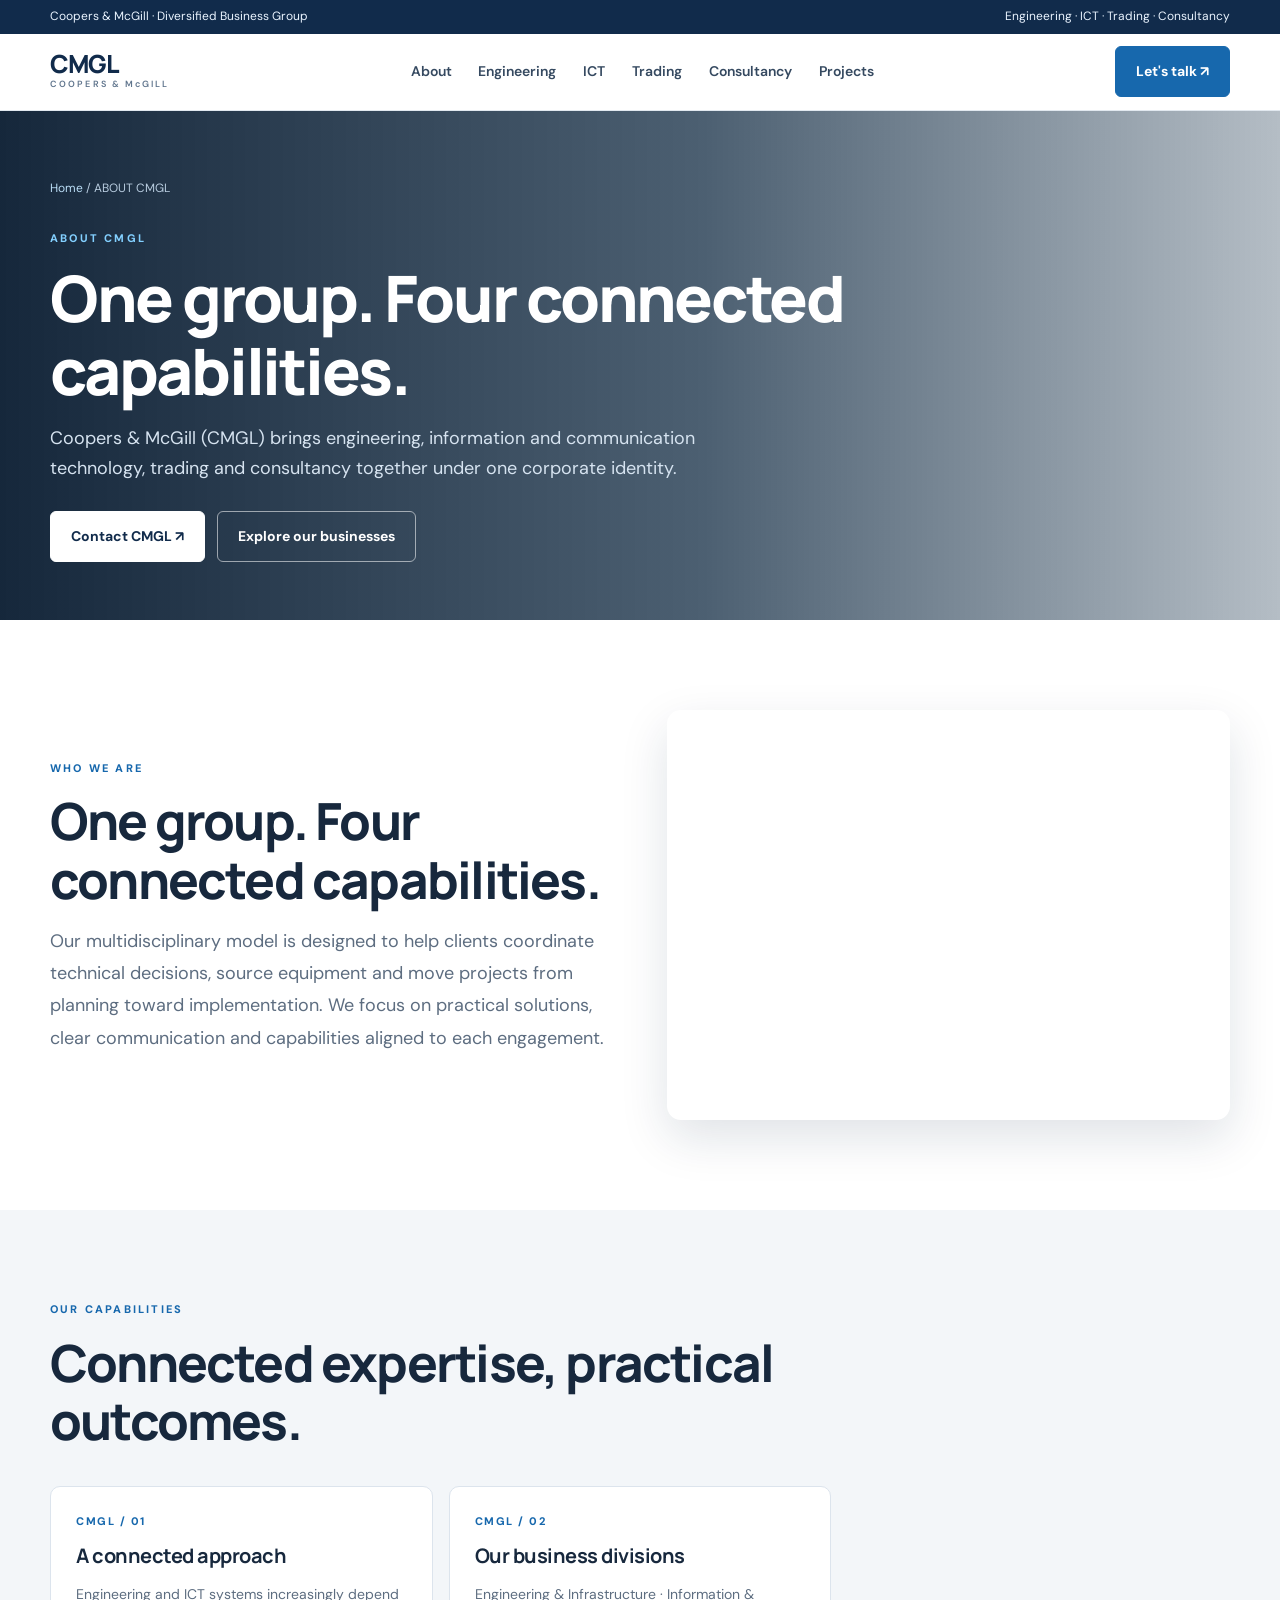
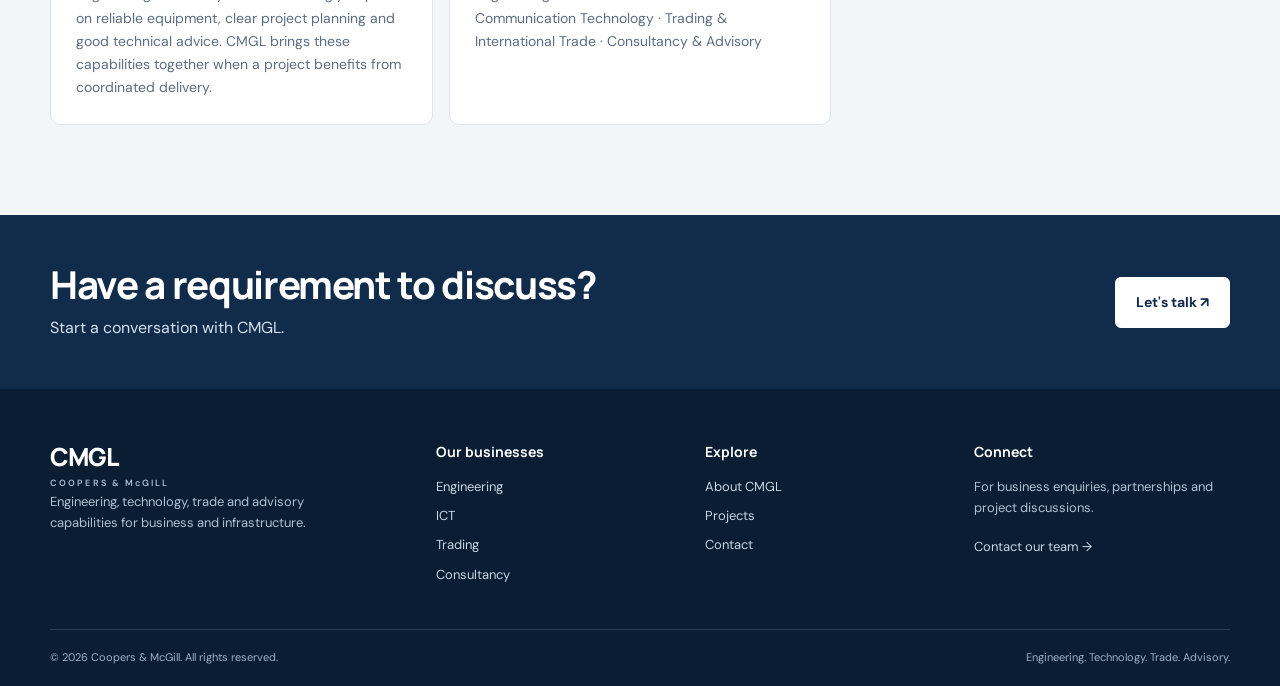
<file: about/index.html>
<!doctype html><html lang="en"><head><meta charset="utf-8"><meta name="viewport" content="width=device-width,initial-scale=1"><title>About CMGL | Coopers & McGill</title><meta name="description" content="Learn about CMGL, a diversified business group across engineering, ICT, trading and consultancy."><link rel="stylesheet" href="/assets/site.css"></head><body><div class="topline"><div class="wrap"><span>Coopers & McGill · Diversified Business Group</span><span>Engineering · ICT · Trading · Consultancy</span></div></div><header class="nav"><div class="wrap navin"><a class="brand" href="/">CMGL<small>COOPERS & McGILL</small></a><nav class="links" aria-label="Main navigation"><a href="/about/">About</a><a href="/engineering/">Engineering</a><a href="/ict/">ICT</a><a href="/trading/">Trading</a><a href="/consultancy/">Consultancy</a><a href="/projects/">Projects</a></nav><a class="btn" href="#contact-modal" data-contact-trigger>Let's talk ↗</a></div></header><main><section class="subhero"><div class="wrap"><div class="crumb"><a href="/" style="color:#b9dcf4;text-decoration:none">Home</a> / ABOUT CMGL</div><div class="eyebrow">ABOUT CMGL</div><h1>One group. Four connected capabilities.</h1><p>Coopers & McGill (CMGL) brings engineering, information and communication technology, trading and consultancy together under one corporate identity.</p><div class="actions"><a class="btn light" href="#contact-modal" data-contact-trigger>Contact CMGL ↗</a><a class="btn outline" href="/engineering/">Explore our businesses</a></div></div></section><section class="section"><div class="wrap split"><div><div class="eyebrow">Who we are</div><h2>One group. Four connected capabilities.</h2><p class="lead">Our multidisciplinary model is designed to help clients coordinate technical decisions, source equipment and move projects from planning toward implementation. We focus on practical solutions, clear communication and capabilities aligned to each engagement.</p></div><div class="photo" role="img" aria-label="ABOUT CMGL" style="background-image:url('https://images.unsplash.com/photo-1486406146926-c627a92ad1ab?auto=format&fit=crop&w=1200&q=85')"></div></div></section><section class="section soft"><div class="wrap"><div class="sectionhead"><div class="eyebrow">Our capabilities</div><h2>Connected expertise, practical outcomes.</h2></div><div class="servicegrid"><article class="service"><div class="num">CMGL / 01</div><h3>A connected approach</h3><p>Engineering and ICT systems increasingly depend on reliable equipment, clear project planning and good technical advice. CMGL brings these capabilities together when a project benefits from coordinated delivery.</p></article><article class="service"><div class="num">CMGL / 02</div><h3>Our business divisions</h3><p>Engineering & Infrastructure · Information & Communication Technology · Trading & International Trade · Consultancy & Advisory</p></article></div></div></section><section class="band"><div class="wrap bandin"><div><h2>Have a requirement to discuss?</h2><p>Start a conversation with CMGL.</p></div><a class="btn light" href="#contact-modal" data-contact-trigger>Let's talk ↗</a></div></section></main><footer class="footer"><div class="wrap"><div class="footgrid"><div><a class="brand" href="/">CMGL<small>COOPERS & McGILL</small></a><p>Engineering, technology, trade and advisory capabilities for business and infrastructure.</p></div><div><h3>Our businesses</h3><a href="/engineering/">Engineering</a><a href="/ict/">ICT</a><a href="/trading/">Trading</a><a href="/consultancy/">Consultancy</a></div><div><h3>Explore</h3><a href="/about/">About CMGL</a><a href="/projects/">Projects</a><a href="#contact-modal" data-contact-trigger>Contact</a></div><div><h3>Connect</h3><p>For business enquiries, partnerships and project discussions.</p><a href="#contact-modal" data-contact-trigger>Contact our team →</a></div></div><div class="copyright"><span>© <span data-year>2026</span> Coopers & McGill. All rights reserved.</span><span>Engineering. Technology. Trade. Advisory.</span></div></div></footer><div class="modal" id="contact-modal" role="dialog" aria-modal="true" aria-labelledby="contact-title" aria-hidden="true"><div class="modal-panel"><button class="modal-close" type="button" aria-label="Close contact form">×</button><div class="eyebrow">Contact CMGL</div><h2 id="contact-title">Let's talk</h2><p class="intro">Tell us about your requirements. Our team will get back to you.</p><form id="cmgl-contact-form"><div class="formgrid"><div class="field"><label for="contact-name">Full name *</label><input id="contact-name" name="name" autocomplete="name" required></div><div class="field"><label for="contact-email">Business email *</label><input id="contact-email" name="email" type="email" autocomplete="email" required></div><div class="field"><label for="contact-phone">Phone number</label><input id="contact-phone" name="phone" type="tel" autocomplete="tel"></div><div class="field"><label for="contact-division">Area of interest *</label><select id="contact-division" name="division" required><option value="">Select a division</option><option>Engineering & Infrastructure</option><option>Information & Communication Technology</option><option>Trading & International Trade</option><option>Consultancy & Advisory</option><option>Projects & Partnerships</option><option>General enquiry</option></select></div><div class="field full"><label for="contact-message">How can we help? *</label><textarea id="contact-message" name="message" required placeholder="Briefly describe your project or enquiry"></textarea></div></div><button class="btn" type="submit">Prepare enquiry ↗</button><p class="form-status" aria-live="polite"></p><p class="privacy-note">Submitting opens your email application; your message is not sent automatically from this website.</p></form></div></div><script src="/assets/site.js"></script></body></html>
</file>
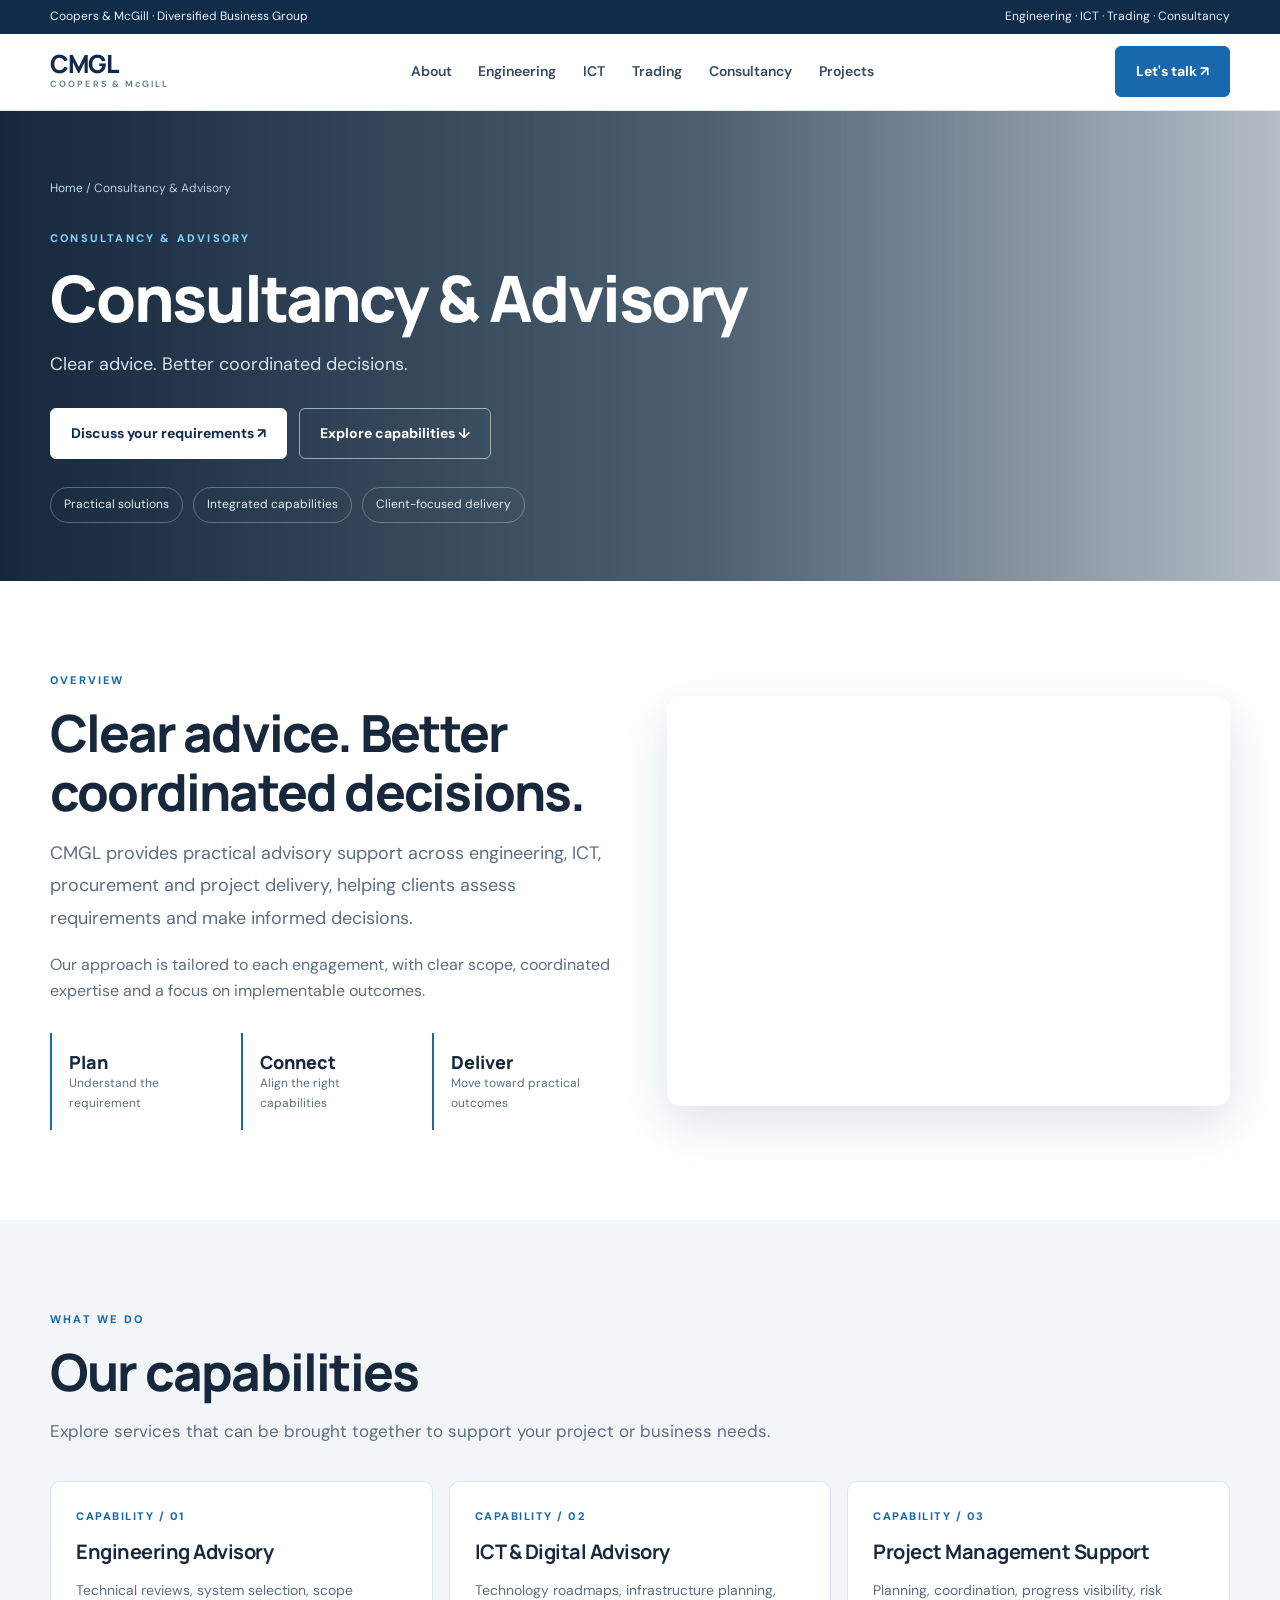
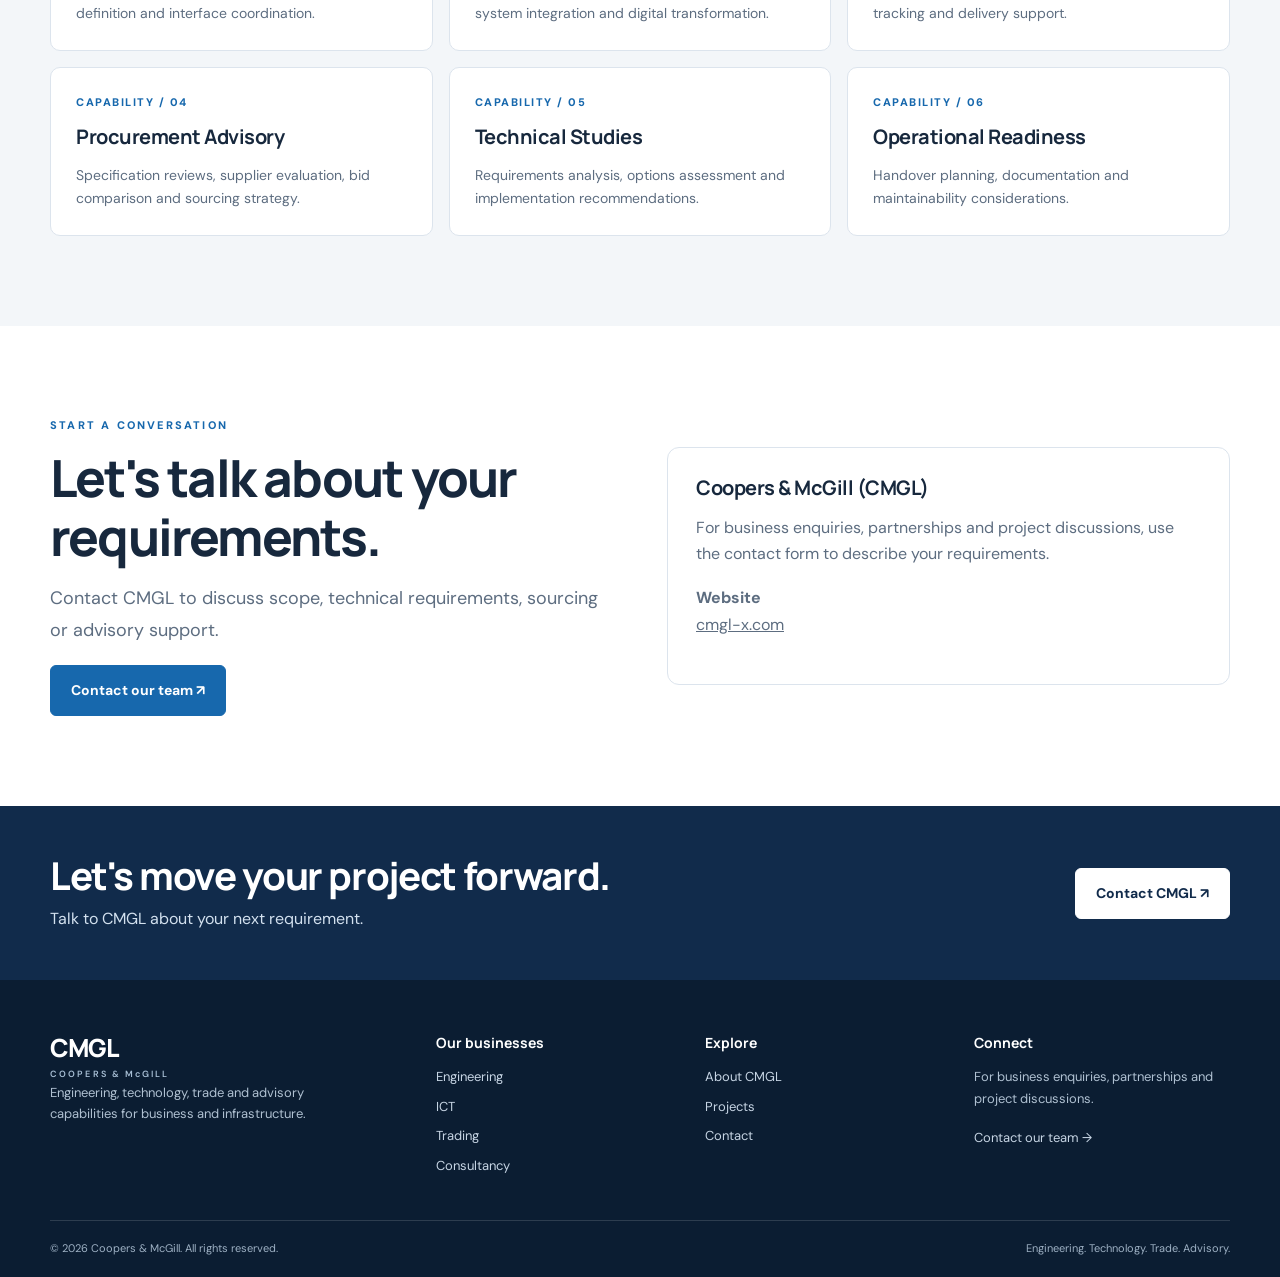
<file: consultancy/index.html>
<!doctype html><html lang="en"><head><meta charset="utf-8"><meta name="viewport" content="width=device-width,initial-scale=1"><title>Consultancy & Advisory | CMGL</title><meta name="description" content="Engineering, ICT, project management, procurement and digital transformation advisory."><link rel="stylesheet" href="/assets/site.css"></head><body><div class="topline"><div class="wrap"><span>Coopers & McGill · Diversified Business Group</span><span>Engineering · ICT · Trading · Consultancy</span></div></div><header class="nav"><div class="wrap navin"><a class="brand" href="/">CMGL<small>COOPERS & McGILL</small></a><nav class="links" aria-label="Main navigation"><a href="/about/">About</a><a href="/engineering/">Engineering</a><a href="/ict/">ICT</a><a href="/trading/">Trading</a><a href="/consultancy/">Consultancy</a><a href="/projects/">Projects</a></nav><a class="btn" href="#contact-modal" data-contact-trigger>Let's talk ↗</a></div></header><main><section class="subhero"><div class="wrap"><div class="crumb"><a href="/" style="color:#b9dcf4;text-decoration:none">Home</a> / Consultancy & Advisory</div><div class="eyebrow">CONSULTANCY & ADVISORY</div><h1>Consultancy & Advisory</h1><p>Clear advice. Better coordinated decisions.</p><div class="actions"><a class="btn light" href="#contact-modal" data-contact-trigger>Discuss your requirements ↗</a><a class="btn outline" href="#capabilities">Explore capabilities ↓</a></div><div class="tagrow"><span class="tag">Practical solutions</span><span class="tag">Integrated capabilities</span><span class="tag">Client-focused delivery</span></div></div></section><section class="section"><div class="wrap split"><div><div class="eyebrow">Overview</div><h2>Clear advice. Better coordinated decisions.</h2><p class="lead">CMGL provides practical advisory support across engineering, ICT, procurement and project delivery, helping clients assess requirements and make informed decisions.</p><p>Our approach is tailored to each engagement, with clear scope, coordinated expertise and a focus on implementable outcomes.</p><div class="stats"><div class="stat"><strong>Plan</strong><span>Understand the requirement</span></div><div class="stat"><strong>Connect</strong><span>Align the right capabilities</span></div><div class="stat"><strong>Deliver</strong><span>Move toward practical outcomes</span></div></div></div><div class="photo" role="img" aria-label="Consultancy & Advisory" style="background-image:url('https://images.unsplash.com/photo-1454165804606-c3d57bc86b40?auto=format&fit=crop&w=1200&q=85')"></div></div></section><section class="section soft" id="capabilities"><div class="wrap"><div class="sectionhead"><div class="eyebrow">What we do</div><h2>Our capabilities</h2><p>Explore services that can be brought together to support your project or business needs.</p></div><div class="servicegrid"><article class="service"><div class="num">CAPABILITY / 01</div><h3>Engineering Advisory</h3><p>Technical reviews, system selection, scope definition and interface coordination.</p></article><article class="service"><div class="num">CAPABILITY / 02</div><h3>ICT & Digital Advisory</h3><p>Technology roadmaps, infrastructure planning, system integration and digital transformation.</p></article><article class="service"><div class="num">CAPABILITY / 03</div><h3>Project Management Support</h3><p>Planning, coordination, progress visibility, risk tracking and delivery support.</p></article><article class="service"><div class="num">CAPABILITY / 04</div><h3>Procurement Advisory</h3><p>Specification reviews, supplier evaluation, bid comparison and sourcing strategy.</p></article><article class="service"><div class="num">CAPABILITY / 05</div><h3>Technical Studies</h3><p>Requirements analysis, options assessment and implementation recommendations.</p></article><article class="service"><div class="num">CAPABILITY / 06</div><h3>Operational Readiness</h3><p>Handover planning, documentation and maintainability considerations.</p></article></div></div></section><section class="section"><div class="wrap split"><div><div class="eyebrow">Start a conversation</div><h2>Let's talk about your requirements.</h2><p class="lead">Contact CMGL to discuss scope, technical requirements, sourcing or advisory support.</p><a class="btn" href="#contact-modal" data-contact-trigger>Contact our team ↗</a></div><div class="contactbox"><h3>Coopers & McGill (CMGL)</h3><p>For business enquiries, partnerships and project discussions, use the contact form to describe your requirements.</p><p><strong>Website</strong><br><a href="https://cmgl-x.com/">cmgl-x.com</a></p></div></div></section><section class="band"><div class="wrap bandin"><div><h2>Let's move your project forward.</h2><p>Talk to CMGL about your next requirement.</p></div><a class="btn light" href="#contact-modal" data-contact-trigger>Contact CMGL ↗</a></div></section></main><footer class="footer"><div class="wrap"><div class="footgrid"><div><a class="brand" href="/">CMGL<small>COOPERS & McGILL</small></a><p>Engineering, technology, trade and advisory capabilities for business and infrastructure.</p></div><div><h3>Our businesses</h3><a href="/engineering/">Engineering</a><a href="/ict/">ICT</a><a href="/trading/">Trading</a><a href="/consultancy/">Consultancy</a></div><div><h3>Explore</h3><a href="/about/">About CMGL</a><a href="/projects/">Projects</a><a href="#contact-modal" data-contact-trigger>Contact</a></div><div><h3>Connect</h3><p>For business enquiries, partnerships and project discussions.</p><a href="#contact-modal" data-contact-trigger>Contact our team →</a></div></div><div class="copyright"><span>© <span data-year>2026</span> Coopers & McGill. All rights reserved.</span><span>Engineering. Technology. Trade. Advisory.</span></div></div></footer><div class="modal" id="contact-modal" role="dialog" aria-modal="true" aria-labelledby="contact-title" aria-hidden="true"><div class="modal-panel"><button class="modal-close" type="button" aria-label="Close contact form">×</button><div class="eyebrow">Contact CMGL</div><h2 id="contact-title">Let's talk</h2><p class="intro">Tell us about your requirements. Our team will get back to you.</p><form id="cmgl-contact-form"><div class="formgrid"><div class="field"><label for="contact-name">Full name *</label><input id="contact-name" name="name" autocomplete="name" required></div><div class="field"><label for="contact-email">Business email *</label><input id="contact-email" name="email" type="email" autocomplete="email" required></div><div class="field"><label for="contact-phone">Phone number</label><input id="contact-phone" name="phone" type="tel" autocomplete="tel"></div><div class="field"><label for="contact-division">Area of interest *</label><select id="contact-division" name="division" required><option value="">Select a division</option><option>Engineering & Infrastructure</option><option>Information & Communication Technology</option><option>Trading & International Trade</option><option>Consultancy & Advisory</option><option>Projects & Partnerships</option><option>General enquiry</option></select></div><div class="field full"><label for="contact-message">How can we help? *</label><textarea id="contact-message" name="message" required placeholder="Briefly describe your project or enquiry"></textarea></div></div><button class="btn" type="submit">Prepare enquiry ↗</button><p class="form-status" aria-live="polite"></p><p class="privacy-note">Submitting opens your email application; your message is not sent automatically from this website.</p></form></div></div><script src="/assets/site.js"></script></body></html>
</file>
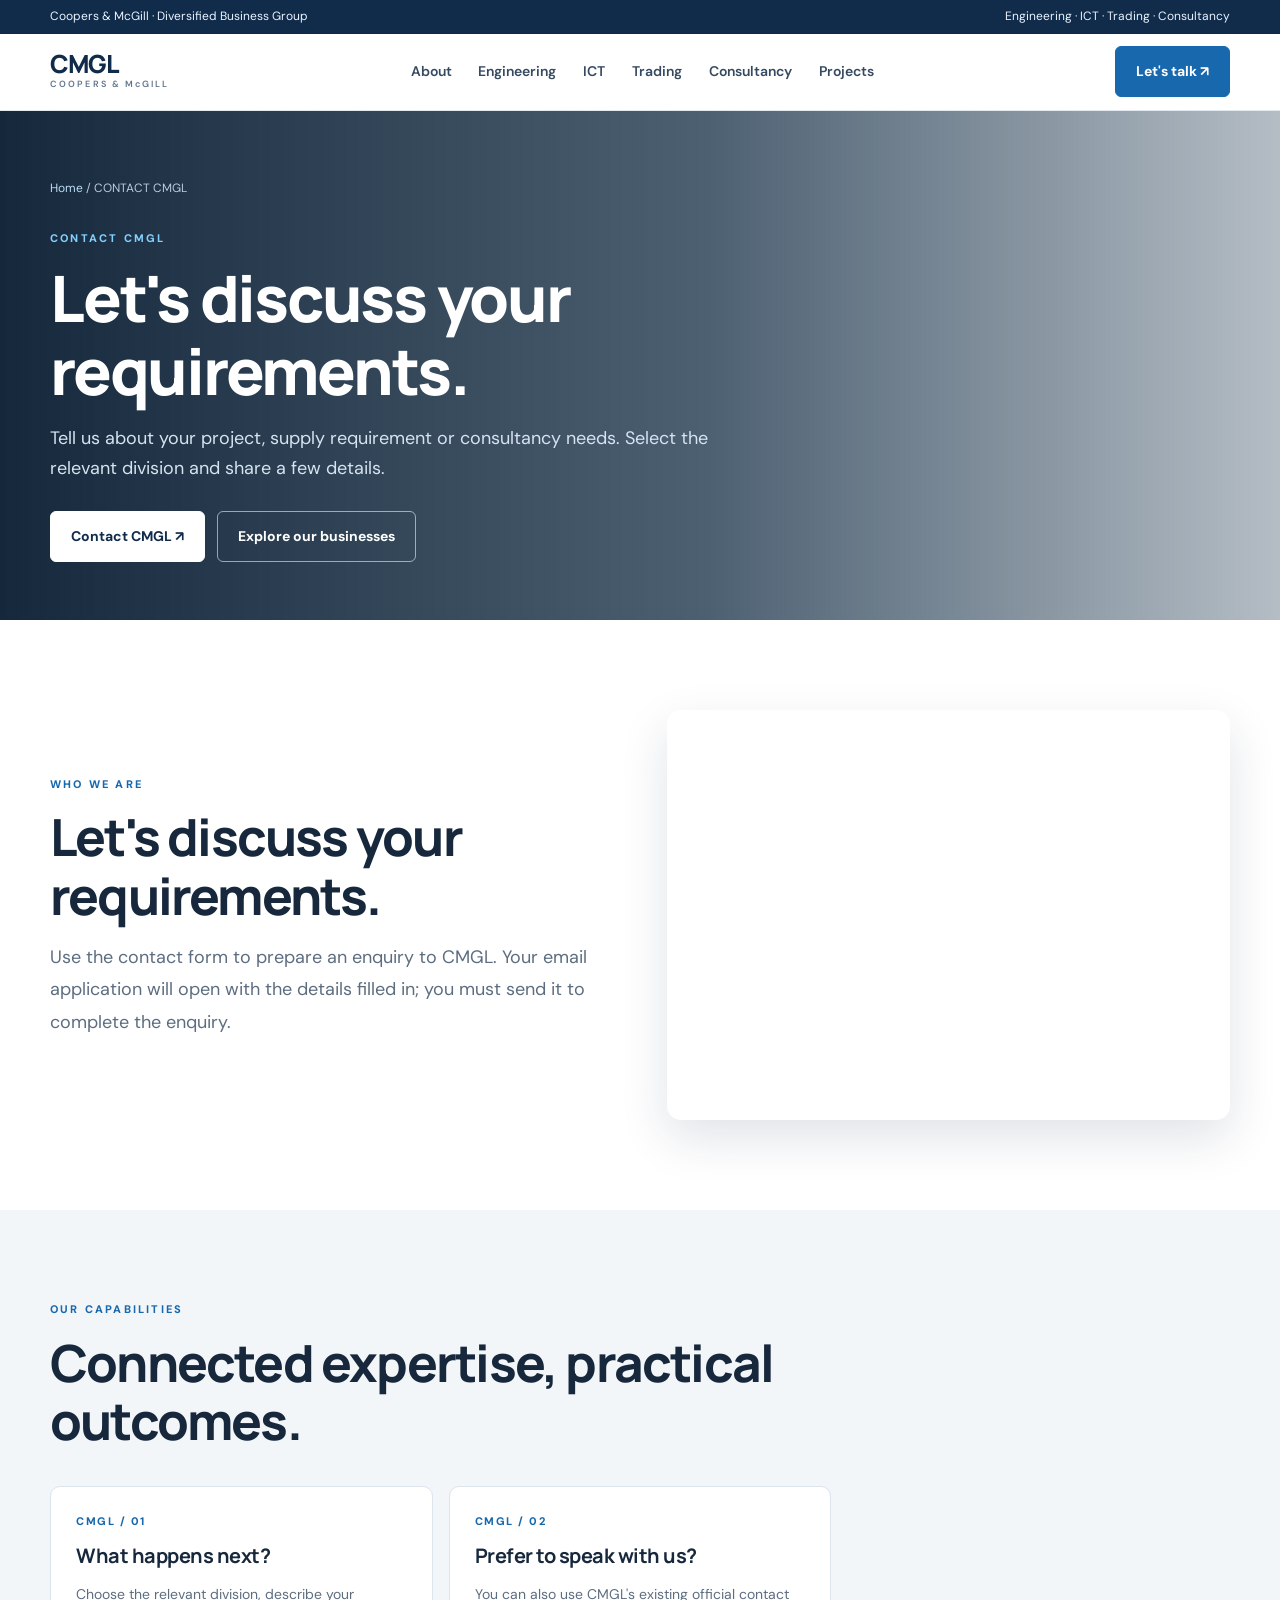
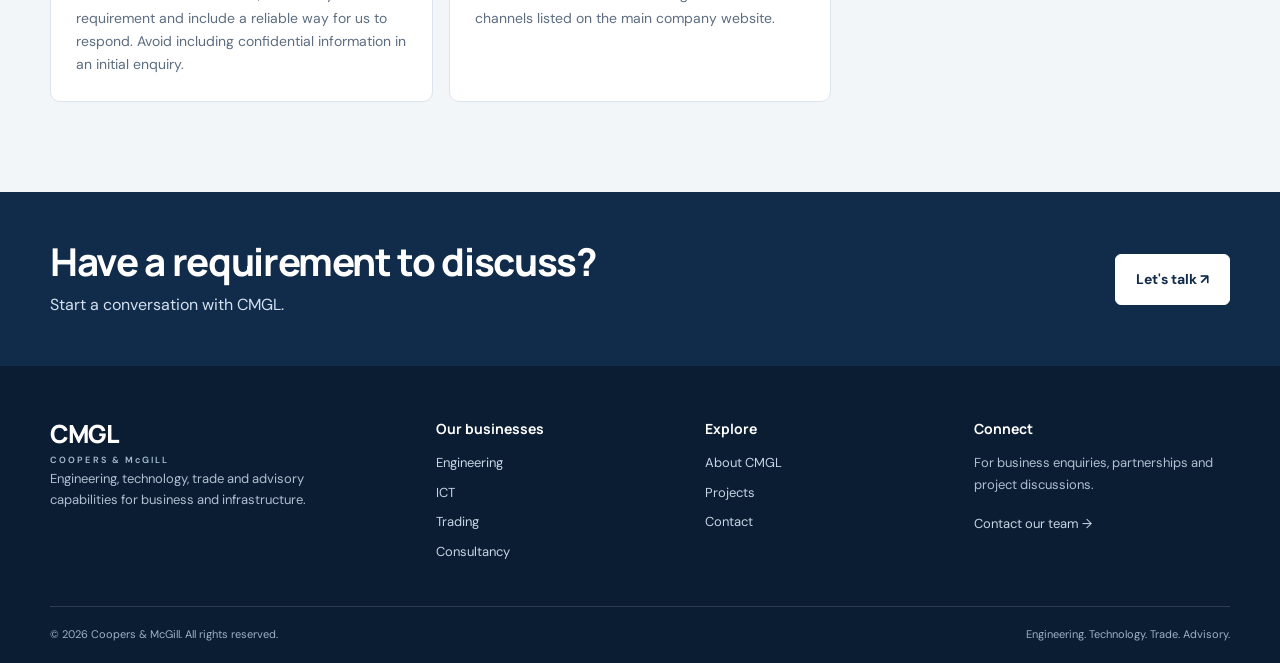
<file: contact/index.html>
<!doctype html><html lang="en"><head><meta charset="utf-8"><meta name="viewport" content="width=device-width,initial-scale=1"><title>Contact CMGL | Let's Talk</title><meta name="description" content="Contact Coopers & McGill about engineering, ICT, trading and consultancy requirements."><link rel="stylesheet" href="/assets/site.css"></head><body><div class="topline"><div class="wrap"><span>Coopers & McGill · Diversified Business Group</span><span>Engineering · ICT · Trading · Consultancy</span></div></div><header class="nav"><div class="wrap navin"><a class="brand" href="/">CMGL<small>COOPERS & McGILL</small></a><nav class="links" aria-label="Main navigation"><a href="/about/">About</a><a href="/engineering/">Engineering</a><a href="/ict/">ICT</a><a href="/trading/">Trading</a><a href="/consultancy/">Consultancy</a><a href="/projects/">Projects</a></nav><a class="btn" href="#contact-modal" data-contact-trigger>Let's talk ↗</a></div></header><main><section class="subhero"><div class="wrap"><div class="crumb"><a href="/" style="color:#b9dcf4;text-decoration:none">Home</a> / CONTACT CMGL</div><div class="eyebrow">CONTACT CMGL</div><h1>Let's discuss your requirements.</h1><p>Tell us about your project, supply requirement or consultancy needs. Select the relevant division and share a few details.</p><div class="actions"><a class="btn light" href="#contact-modal" data-contact-trigger>Contact CMGL ↗</a><a class="btn outline" href="/engineering/">Explore our businesses</a></div></div></section><section class="section"><div class="wrap split"><div><div class="eyebrow">Who we are</div><h2>Let's discuss your requirements.</h2><p class="lead">Use the contact form to prepare an enquiry to CMGL. Your email application will open with the details filled in; you must send it to complete the enquiry.</p></div><div class="photo" role="img" aria-label="CONTACT CMGL" style="background-image:url('https://images.unsplash.com/photo-1454165804606-c3d57bc86b40?auto=format&fit=crop&w=1200&q=85')"></div></div></section><section class="section soft"><div class="wrap"><div class="sectionhead"><div class="eyebrow">Our capabilities</div><h2>Connected expertise, practical outcomes.</h2></div><div class="servicegrid"><article class="service"><div class="num">CMGL / 01</div><h3>What happens next?</h3><p>Choose the relevant division, describe your requirement and include a reliable way for us to respond. Avoid including confidential information in an initial enquiry.</p></article><article class="service"><div class="num">CMGL / 02</div><h3>Prefer to speak with us?</h3><p>You can also use CMGL's existing official contact channels listed on the main company website.</p></article></div></div></section><section class="band"><div class="wrap bandin"><div><h2>Have a requirement to discuss?</h2><p>Start a conversation with CMGL.</p></div><a class="btn light" href="#contact-modal" data-contact-trigger>Let's talk ↗</a></div></section></main><footer class="footer"><div class="wrap"><div class="footgrid"><div><a class="brand" href="/">CMGL<small>COOPERS & McGILL</small></a><p>Engineering, technology, trade and advisory capabilities for business and infrastructure.</p></div><div><h3>Our businesses</h3><a href="/engineering/">Engineering</a><a href="/ict/">ICT</a><a href="/trading/">Trading</a><a href="/consultancy/">Consultancy</a></div><div><h3>Explore</h3><a href="/about/">About CMGL</a><a href="/projects/">Projects</a><a href="#contact-modal" data-contact-trigger>Contact</a></div><div><h3>Connect</h3><p>For business enquiries, partnerships and project discussions.</p><a href="#contact-modal" data-contact-trigger>Contact our team →</a></div></div><div class="copyright"><span>© <span data-year>2026</span> Coopers & McGill. All rights reserved.</span><span>Engineering. Technology. Trade. Advisory.</span></div></div></footer><div class="modal" id="contact-modal" role="dialog" aria-modal="true" aria-labelledby="contact-title" aria-hidden="true"><div class="modal-panel"><button class="modal-close" type="button" aria-label="Close contact form">×</button><div class="eyebrow">Contact CMGL</div><h2 id="contact-title">Let's talk</h2><p class="intro">Tell us about your requirements. Our team will get back to you.</p><form id="cmgl-contact-form"><div class="formgrid"><div class="field"><label for="contact-name">Full name *</label><input id="contact-name" name="name" autocomplete="name" required></div><div class="field"><label for="contact-email">Business email *</label><input id="contact-email" name="email" type="email" autocomplete="email" required></div><div class="field"><label for="contact-phone">Phone number</label><input id="contact-phone" name="phone" type="tel" autocomplete="tel"></div><div class="field"><label for="contact-division">Area of interest *</label><select id="contact-division" name="division" required><option value="">Select a division</option><option>Engineering & Infrastructure</option><option>Information & Communication Technology</option><option>Trading & International Trade</option><option>Consultancy & Advisory</option><option>Projects & Partnerships</option><option>General enquiry</option></select></div><div class="field full"><label for="contact-message">How can we help? *</label><textarea id="contact-message" name="message" required placeholder="Briefly describe your project or enquiry"></textarea></div></div><button class="btn" type="submit">Prepare enquiry ↗</button><p class="form-status" aria-live="polite"></p><p class="privacy-note">Submitting opens your email application; your message is not sent automatically from this website.</p></form></div></div><script src="/assets/site.js"></script></body></html>
</file>
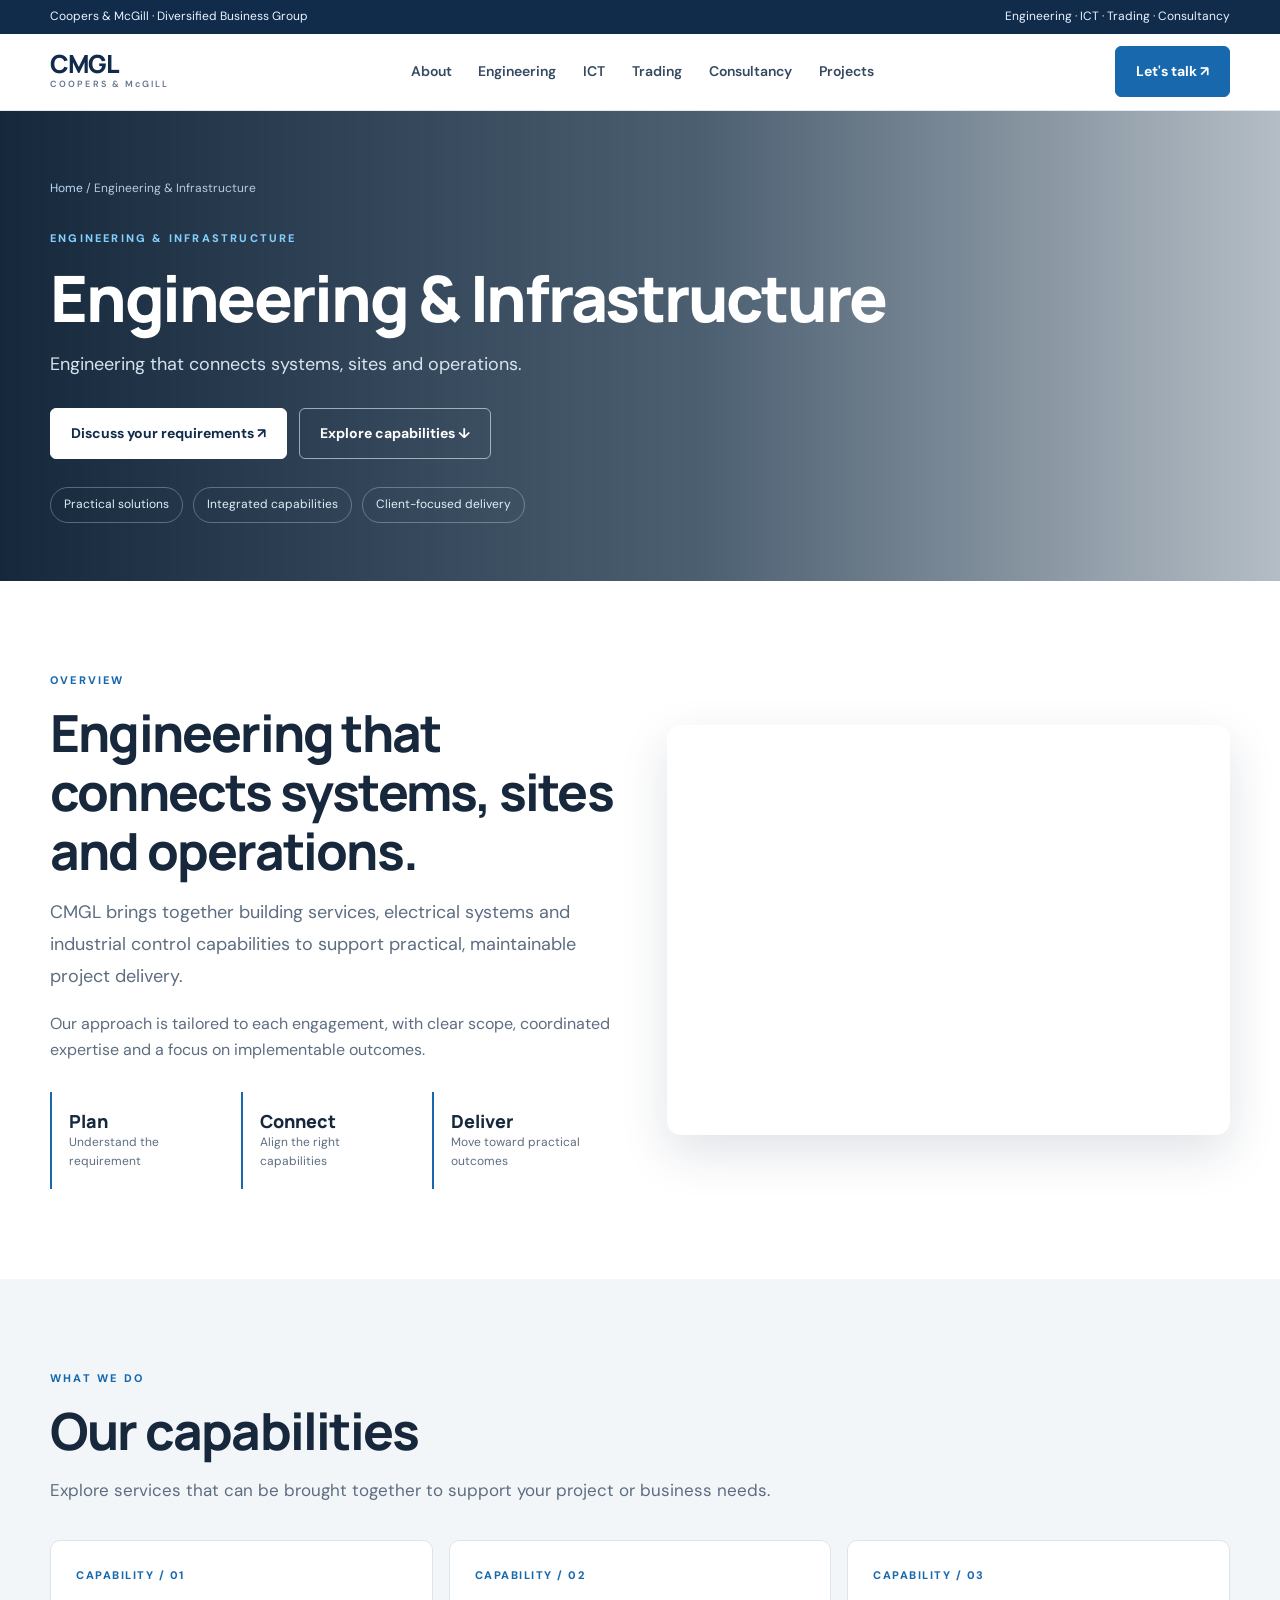
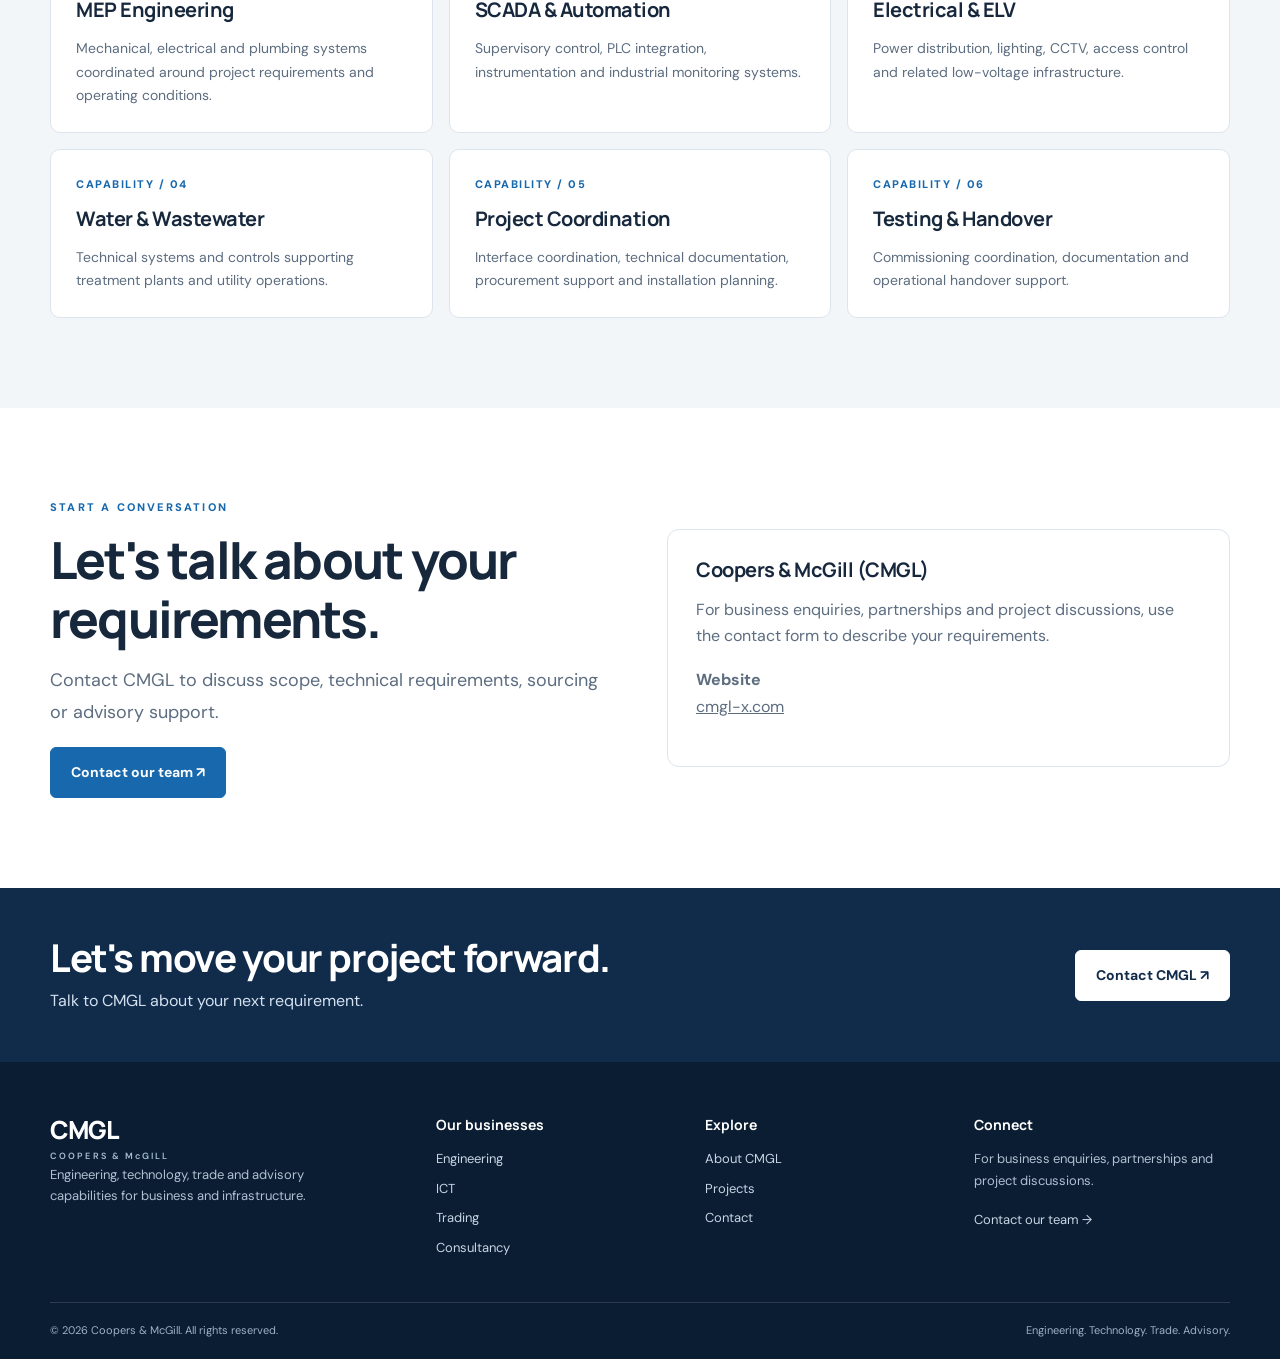
<file: engineering/index.html>
<!doctype html><html lang="en"><head><meta charset="utf-8"><meta name="viewport" content="width=device-width,initial-scale=1"><title>Engineering & Infrastructure | CMGL</title><meta name="description" content="MEP engineering, electrical systems, SCADA, automation and infrastructure capabilities."><link rel="stylesheet" href="/assets/site.css"></head><body><div class="topline"><div class="wrap"><span>Coopers & McGill · Diversified Business Group</span><span>Engineering · ICT · Trading · Consultancy</span></div></div><header class="nav"><div class="wrap navin"><a class="brand" href="/">CMGL<small>COOPERS & McGILL</small></a><nav class="links" aria-label="Main navigation"><a href="/about/">About</a><a href="/engineering/">Engineering</a><a href="/ict/">ICT</a><a href="/trading/">Trading</a><a href="/consultancy/">Consultancy</a><a href="/projects/">Projects</a></nav><a class="btn" href="#contact-modal" data-contact-trigger>Let's talk ↗</a></div></header><main><section class="subhero"><div class="wrap"><div class="crumb"><a href="/" style="color:#b9dcf4;text-decoration:none">Home</a> / Engineering & Infrastructure</div><div class="eyebrow">ENGINEERING & INFRASTRUCTURE</div><h1>Engineering & Infrastructure</h1><p>Engineering that connects systems, sites and operations.</p><div class="actions"><a class="btn light" href="#contact-modal" data-contact-trigger>Discuss your requirements ↗</a><a class="btn outline" href="#capabilities">Explore capabilities ↓</a></div><div class="tagrow"><span class="tag">Practical solutions</span><span class="tag">Integrated capabilities</span><span class="tag">Client-focused delivery</span></div></div></section><section class="section"><div class="wrap split"><div><div class="eyebrow">Overview</div><h2>Engineering that connects systems, sites and operations.</h2><p class="lead">CMGL brings together building services, electrical systems and industrial control capabilities to support practical, maintainable project delivery.</p><p>Our approach is tailored to each engagement, with clear scope, coordinated expertise and a focus on implementable outcomes.</p><div class="stats"><div class="stat"><strong>Plan</strong><span>Understand the requirement</span></div><div class="stat"><strong>Connect</strong><span>Align the right capabilities</span></div><div class="stat"><strong>Deliver</strong><span>Move toward practical outcomes</span></div></div></div><div class="photo" role="img" aria-label="Engineering & Infrastructure" style="background-image:url('https://images.unsplash.com/photo-1581092921461-eab62e97a780?auto=format&fit=crop&w=1200&q=85')"></div></div></section><section class="section soft" id="capabilities"><div class="wrap"><div class="sectionhead"><div class="eyebrow">What we do</div><h2>Our capabilities</h2><p>Explore services that can be brought together to support your project or business needs.</p></div><div class="servicegrid"><article class="service"><div class="num">CAPABILITY / 01</div><h3>MEP Engineering</h3><p>Mechanical, electrical and plumbing systems coordinated around project requirements and operating conditions.</p></article><article class="service"><div class="num">CAPABILITY / 02</div><h3>SCADA & Automation</h3><p>Supervisory control, PLC integration, instrumentation and industrial monitoring systems.</p></article><article class="service"><div class="num">CAPABILITY / 03</div><h3>Electrical & ELV</h3><p>Power distribution, lighting, CCTV, access control and related low-voltage infrastructure.</p></article><article class="service"><div class="num">CAPABILITY / 04</div><h3>Water & Wastewater</h3><p>Technical systems and controls supporting treatment plants and utility operations.</p></article><article class="service"><div class="num">CAPABILITY / 05</div><h3>Project Coordination</h3><p>Interface coordination, technical documentation, procurement support and installation planning.</p></article><article class="service"><div class="num">CAPABILITY / 06</div><h3>Testing & Handover</h3><p>Commissioning coordination, documentation and operational handover support.</p></article></div></div></section><section class="section"><div class="wrap split"><div><div class="eyebrow">Start a conversation</div><h2>Let's talk about your requirements.</h2><p class="lead">Contact CMGL to discuss scope, technical requirements, sourcing or advisory support.</p><a class="btn" href="#contact-modal" data-contact-trigger>Contact our team ↗</a></div><div class="contactbox"><h3>Coopers & McGill (CMGL)</h3><p>For business enquiries, partnerships and project discussions, use the contact form to describe your requirements.</p><p><strong>Website</strong><br><a href="https://cmgl-x.com/">cmgl-x.com</a></p></div></div></section><section class="band"><div class="wrap bandin"><div><h2>Let's move your project forward.</h2><p>Talk to CMGL about your next requirement.</p></div><a class="btn light" href="#contact-modal" data-contact-trigger>Contact CMGL ↗</a></div></section></main><footer class="footer"><div class="wrap"><div class="footgrid"><div><a class="brand" href="/">CMGL<small>COOPERS & McGILL</small></a><p>Engineering, technology, trade and advisory capabilities for business and infrastructure.</p></div><div><h3>Our businesses</h3><a href="/engineering/">Engineering</a><a href="/ict/">ICT</a><a href="/trading/">Trading</a><a href="/consultancy/">Consultancy</a></div><div><h3>Explore</h3><a href="/about/">About CMGL</a><a href="/projects/">Projects</a><a href="#contact-modal" data-contact-trigger>Contact</a></div><div><h3>Connect</h3><p>For business enquiries, partnerships and project discussions.</p><a href="#contact-modal" data-contact-trigger>Contact our team →</a></div></div><div class="copyright"><span>© <span data-year>2026</span> Coopers & McGill. All rights reserved.</span><span>Engineering. Technology. Trade. Advisory.</span></div></div></footer><div class="modal" id="contact-modal" role="dialog" aria-modal="true" aria-labelledby="contact-title" aria-hidden="true"><div class="modal-panel"><button class="modal-close" type="button" aria-label="Close contact form">×</button><div class="eyebrow">Contact CMGL</div><h2 id="contact-title">Let's talk</h2><p class="intro">Tell us about your requirements. Our team will get back to you.</p><form id="cmgl-contact-form"><div class="formgrid"><div class="field"><label for="contact-name">Full name *</label><input id="contact-name" name="name" autocomplete="name" required></div><div class="field"><label for="contact-email">Business email *</label><input id="contact-email" name="email" type="email" autocomplete="email" required></div><div class="field"><label for="contact-phone">Phone number</label><input id="contact-phone" name="phone" type="tel" autocomplete="tel"></div><div class="field"><label for="contact-division">Area of interest *</label><select id="contact-division" name="division" required><option value="">Select a division</option><option>Engineering & Infrastructure</option><option>Information & Communication Technology</option><option>Trading & International Trade</option><option>Consultancy & Advisory</option><option>Projects & Partnerships</option><option>General enquiry</option></select></div><div class="field full"><label for="contact-message">How can we help? *</label><textarea id="contact-message" name="message" required placeholder="Briefly describe your project or enquiry"></textarea></div></div><button class="btn" type="submit">Prepare enquiry ↗</button><p class="form-status" aria-live="polite"></p><p class="privacy-note">Submitting opens your email application; your message is not sent automatically from this website.</p></form></div></div><script src="/assets/site.js"></script></body></html>
</file>
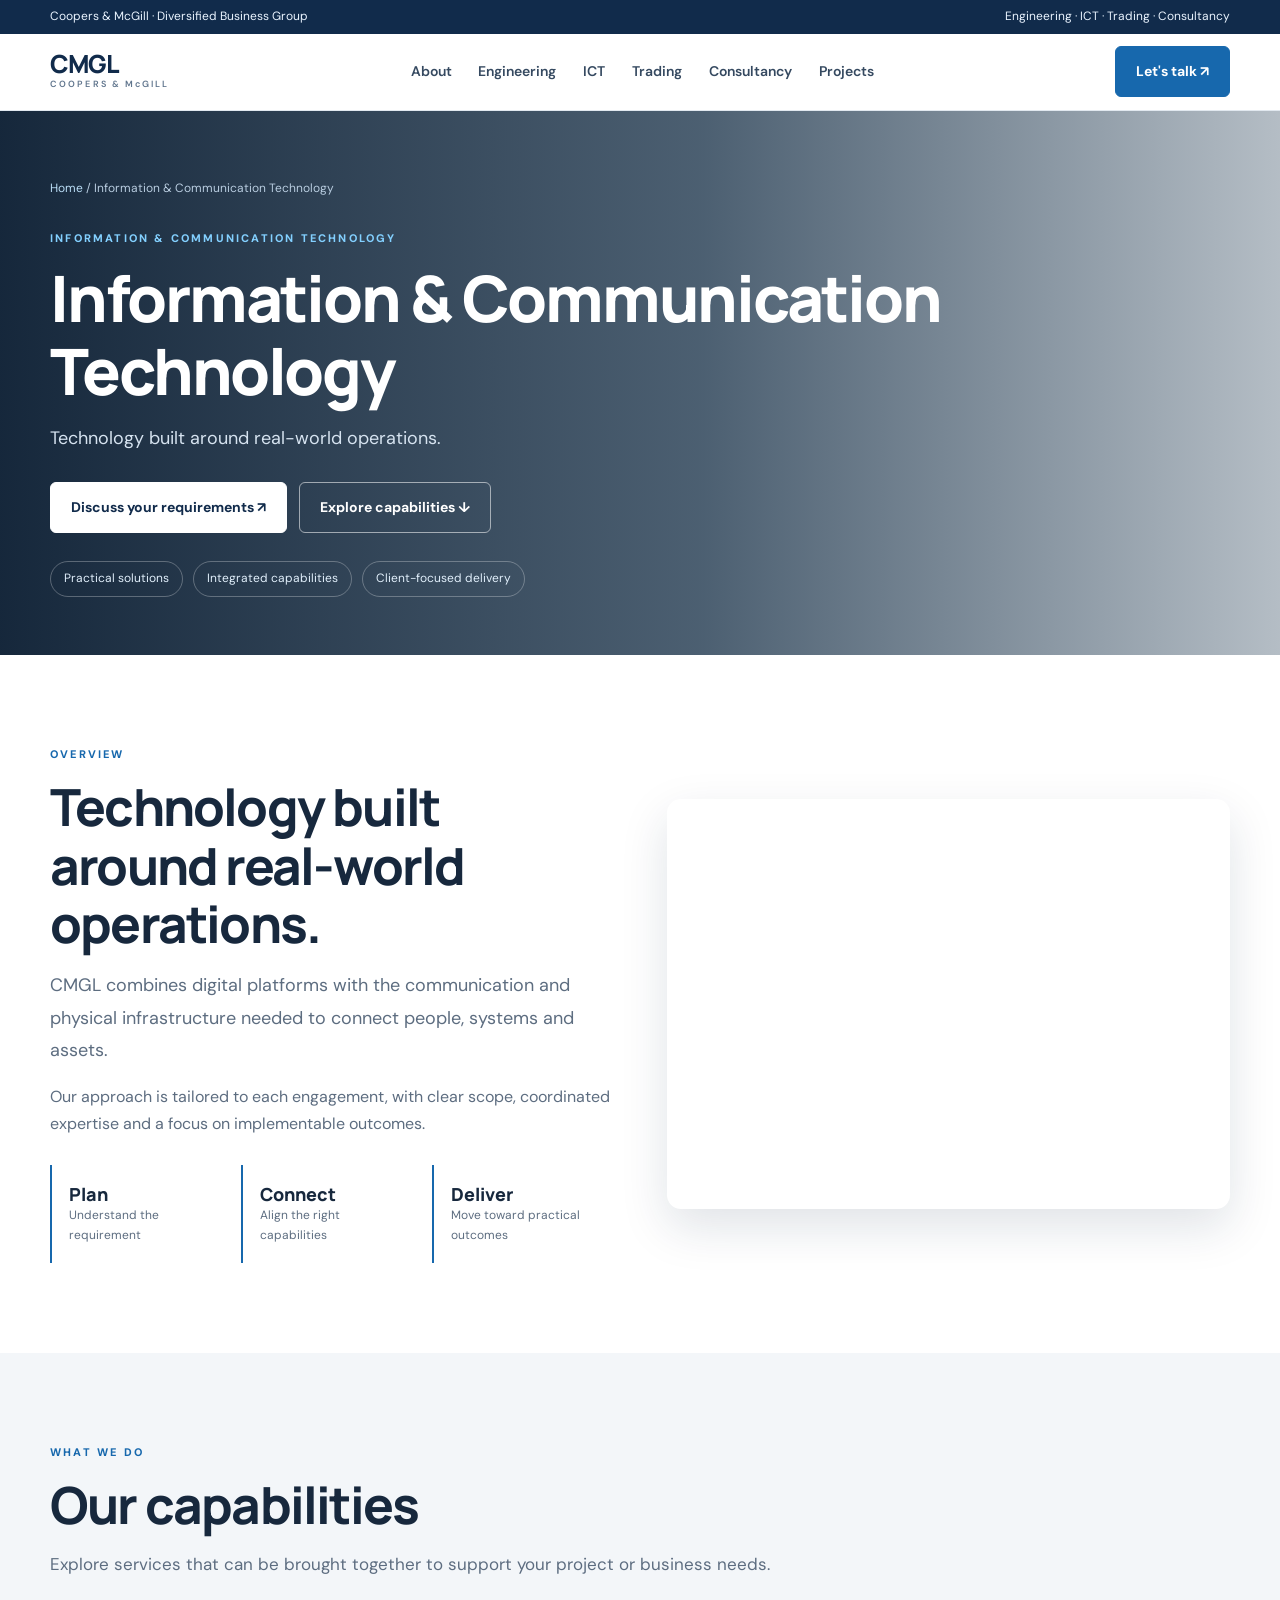
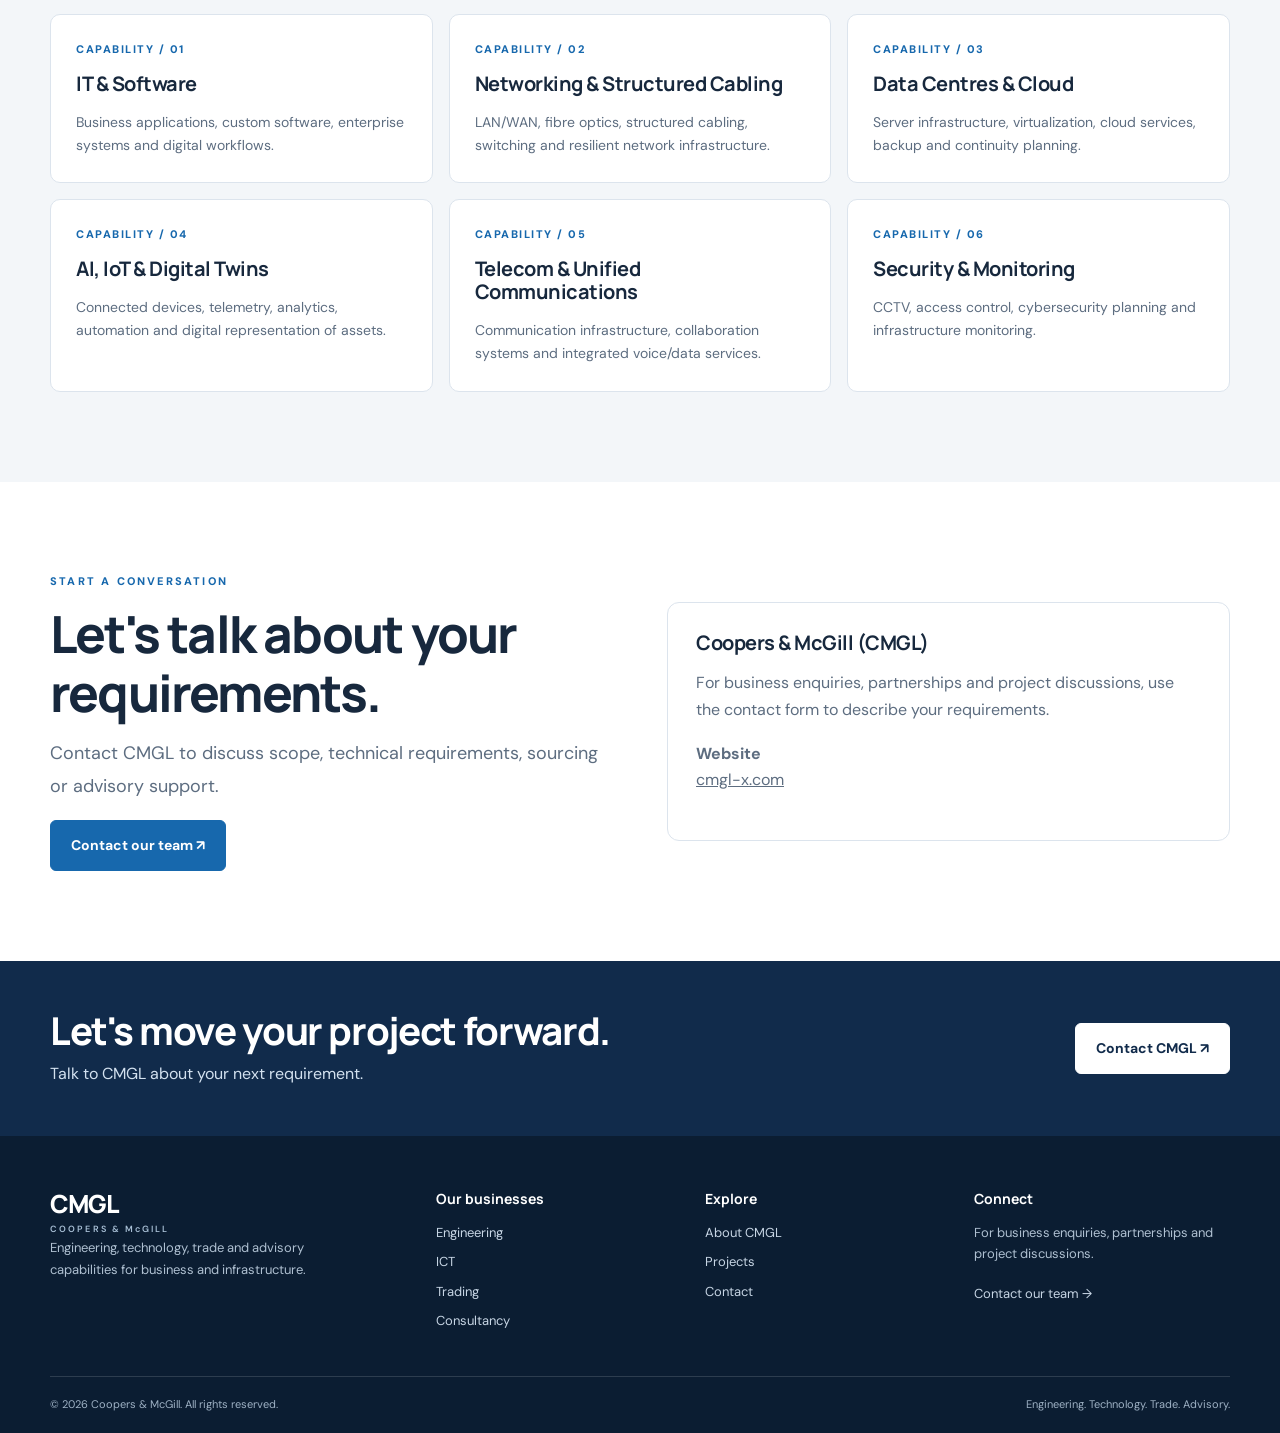
<file: ict/index.html>
<!doctype html><html lang="en"><head><meta charset="utf-8"><meta name="viewport" content="width=device-width,initial-scale=1"><title>Information & Communication Technology | CMGL</title><meta name="description" content="ICT, software, networking, telecom, AI, IoT, cloud and digital infrastructure."><link rel="stylesheet" href="/assets/site.css"></head><body><div class="topline"><div class="wrap"><span>Coopers & McGill · Diversified Business Group</span><span>Engineering · ICT · Trading · Consultancy</span></div></div><header class="nav"><div class="wrap navin"><a class="brand" href="/">CMGL<small>COOPERS & McGILL</small></a><nav class="links" aria-label="Main navigation"><a href="/about/">About</a><a href="/engineering/">Engineering</a><a href="/ict/">ICT</a><a href="/trading/">Trading</a><a href="/consultancy/">Consultancy</a><a href="/projects/">Projects</a></nav><a class="btn" href="#contact-modal" data-contact-trigger>Let's talk ↗</a></div></header><main><section class="subhero"><div class="wrap"><div class="crumb"><a href="/" style="color:#b9dcf4;text-decoration:none">Home</a> / Information & Communication Technology</div><div class="eyebrow">INFORMATION & COMMUNICATION TECHNOLOGY</div><h1>Information & Communication Technology</h1><p>Technology built around real-world operations.</p><div class="actions"><a class="btn light" href="#contact-modal" data-contact-trigger>Discuss your requirements ↗</a><a class="btn outline" href="#capabilities">Explore capabilities ↓</a></div><div class="tagrow"><span class="tag">Practical solutions</span><span class="tag">Integrated capabilities</span><span class="tag">Client-focused delivery</span></div></div></section><section class="section"><div class="wrap split"><div><div class="eyebrow">Overview</div><h2>Technology built around real-world operations.</h2><p class="lead">CMGL combines digital platforms with the communication and physical infrastructure needed to connect people, systems and assets.</p><p>Our approach is tailored to each engagement, with clear scope, coordinated expertise and a focus on implementable outcomes.</p><div class="stats"><div class="stat"><strong>Plan</strong><span>Understand the requirement</span></div><div class="stat"><strong>Connect</strong><span>Align the right capabilities</span></div><div class="stat"><strong>Deliver</strong><span>Move toward practical outcomes</span></div></div></div><div class="photo" role="img" aria-label="Information & Communication Technology" style="background-image:url('https://images.unsplash.com/photo-1558494949-ef010cbdcc31?auto=format&fit=crop&w=1200&q=85')"></div></div></section><section class="section soft" id="capabilities"><div class="wrap"><div class="sectionhead"><div class="eyebrow">What we do</div><h2>Our capabilities</h2><p>Explore services that can be brought together to support your project or business needs.</p></div><div class="servicegrid"><article class="service"><div class="num">CAPABILITY / 01</div><h3>IT & Software</h3><p>Business applications, custom software, enterprise systems and digital workflows.</p></article><article class="service"><div class="num">CAPABILITY / 02</div><h3>Networking & Structured Cabling</h3><p>LAN/WAN, fibre optics, structured cabling, switching and resilient network infrastructure.</p></article><article class="service"><div class="num">CAPABILITY / 03</div><h3>Data Centres & Cloud</h3><p>Server infrastructure, virtualization, cloud services, backup and continuity planning.</p></article><article class="service"><div class="num">CAPABILITY / 04</div><h3>AI, IoT & Digital Twins</h3><p>Connected devices, telemetry, analytics, automation and digital representation of assets.</p></article><article class="service"><div class="num">CAPABILITY / 05</div><h3>Telecom & Unified Communications</h3><p>Communication infrastructure, collaboration systems and integrated voice/data services.</p></article><article class="service"><div class="num">CAPABILITY / 06</div><h3>Security & Monitoring</h3><p>CCTV, access control, cybersecurity planning and infrastructure monitoring.</p></article></div></div></section><section class="section"><div class="wrap split"><div><div class="eyebrow">Start a conversation</div><h2>Let's talk about your requirements.</h2><p class="lead">Contact CMGL to discuss scope, technical requirements, sourcing or advisory support.</p><a class="btn" href="#contact-modal" data-contact-trigger>Contact our team ↗</a></div><div class="contactbox"><h3>Coopers & McGill (CMGL)</h3><p>For business enquiries, partnerships and project discussions, use the contact form to describe your requirements.</p><p><strong>Website</strong><br><a href="https://cmgl-x.com/">cmgl-x.com</a></p></div></div></section><section class="band"><div class="wrap bandin"><div><h2>Let's move your project forward.</h2><p>Talk to CMGL about your next requirement.</p></div><a class="btn light" href="#contact-modal" data-contact-trigger>Contact CMGL ↗</a></div></section></main><footer class="footer"><div class="wrap"><div class="footgrid"><div><a class="brand" href="/">CMGL<small>COOPERS & McGILL</small></a><p>Engineering, technology, trade and advisory capabilities for business and infrastructure.</p></div><div><h3>Our businesses</h3><a href="/engineering/">Engineering</a><a href="/ict/">ICT</a><a href="/trading/">Trading</a><a href="/consultancy/">Consultancy</a></div><div><h3>Explore</h3><a href="/about/">About CMGL</a><a href="/projects/">Projects</a><a href="#contact-modal" data-contact-trigger>Contact</a></div><div><h3>Connect</h3><p>For business enquiries, partnerships and project discussions.</p><a href="#contact-modal" data-contact-trigger>Contact our team →</a></div></div><div class="copyright"><span>© <span data-year>2026</span> Coopers & McGill. All rights reserved.</span><span>Engineering. Technology. Trade. Advisory.</span></div></div></footer><div class="modal" id="contact-modal" role="dialog" aria-modal="true" aria-labelledby="contact-title" aria-hidden="true"><div class="modal-panel"><button class="modal-close" type="button" aria-label="Close contact form">×</button><div class="eyebrow">Contact CMGL</div><h2 id="contact-title">Let's talk</h2><p class="intro">Tell us about your requirements. Our team will get back to you.</p><form id="cmgl-contact-form"><div class="formgrid"><div class="field"><label for="contact-name">Full name *</label><input id="contact-name" name="name" autocomplete="name" required></div><div class="field"><label for="contact-email">Business email *</label><input id="contact-email" name="email" type="email" autocomplete="email" required></div><div class="field"><label for="contact-phone">Phone number</label><input id="contact-phone" name="phone" type="tel" autocomplete="tel"></div><div class="field"><label for="contact-division">Area of interest *</label><select id="contact-division" name="division" required><option value="">Select a division</option><option>Engineering & Infrastructure</option><option>Information & Communication Technology</option><option>Trading & International Trade</option><option>Consultancy & Advisory</option><option>Projects & Partnerships</option><option>General enquiry</option></select></div><div class="field full"><label for="contact-message">How can we help? *</label><textarea id="contact-message" name="message" required placeholder="Briefly describe your project or enquiry"></textarea></div></div><button class="btn" type="submit">Prepare enquiry ↗</button><p class="form-status" aria-live="polite"></p><p class="privacy-note">Submitting opens your email application; your message is not sent automatically from this website.</p></form></div></div><script src="/assets/site.js"></script></body></html>
</file>
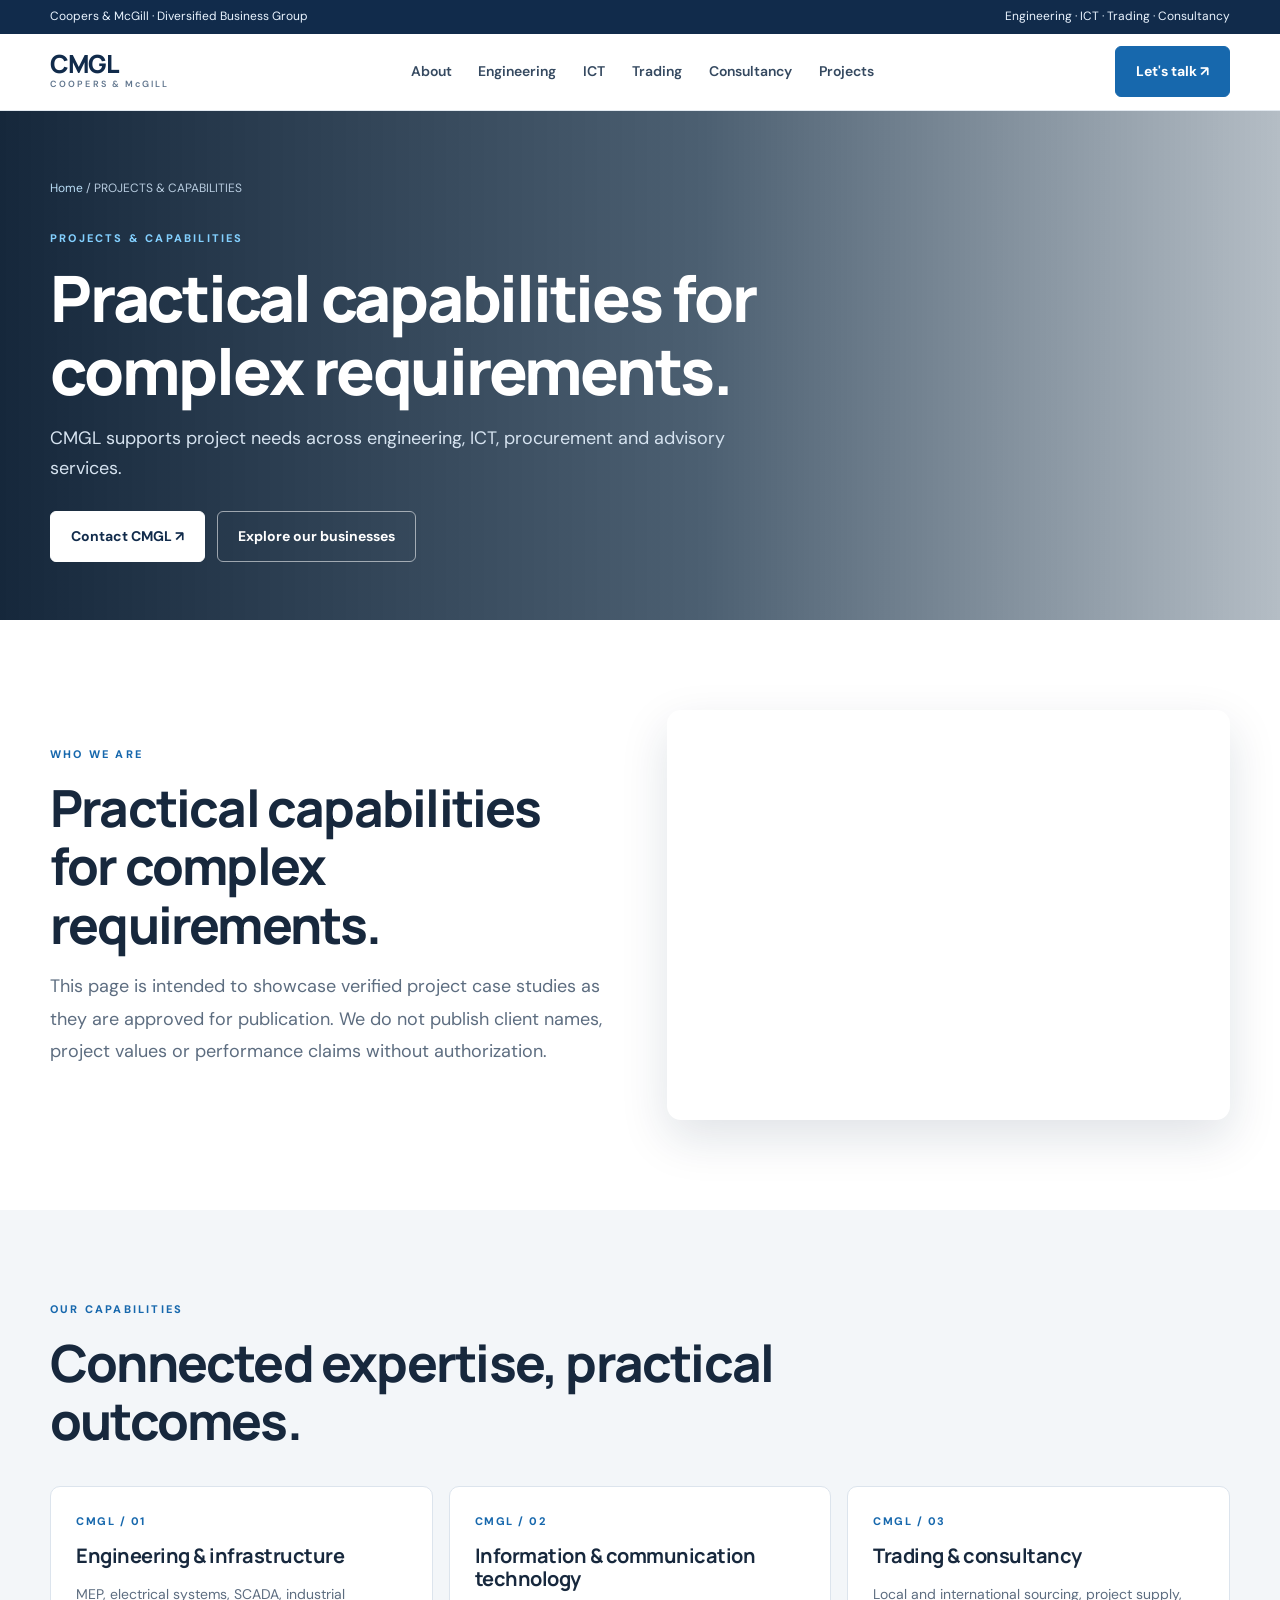
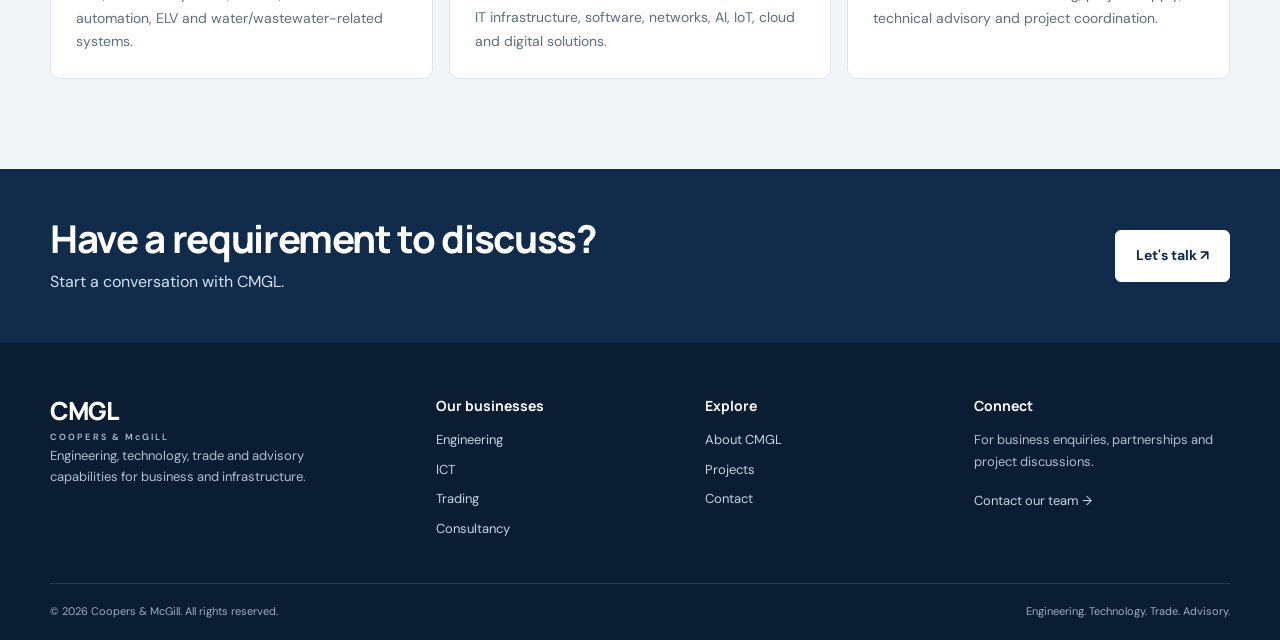
<file: projects/index.html>
<!doctype html><html lang="en"><head><meta charset="utf-8"><meta name="viewport" content="width=device-width,initial-scale=1"><title>Projects & Capabilities | CMGL</title><meta name="description" content="Explore CMGL's business capabilities and discuss engineering, ICT, trading or consultancy requirements."><link rel="stylesheet" href="/assets/site.css"></head><body><div class="topline"><div class="wrap"><span>Coopers & McGill · Diversified Business Group</span><span>Engineering · ICT · Trading · Consultancy</span></div></div><header class="nav"><div class="wrap navin"><a class="brand" href="/">CMGL<small>COOPERS & McGILL</small></a><nav class="links" aria-label="Main navigation"><a href="/about/">About</a><a href="/engineering/">Engineering</a><a href="/ict/">ICT</a><a href="/trading/">Trading</a><a href="/consultancy/">Consultancy</a><a href="/projects/">Projects</a></nav><a class="btn" href="#contact-modal" data-contact-trigger>Let's talk ↗</a></div></header><main><section class="subhero"><div class="wrap"><div class="crumb"><a href="/" style="color:#b9dcf4;text-decoration:none">Home</a> / PROJECTS & CAPABILITIES</div><div class="eyebrow">PROJECTS & CAPABILITIES</div><h1>Practical capabilities for complex requirements.</h1><p>CMGL supports project needs across engineering, ICT, procurement and advisory services.</p><div class="actions"><a class="btn light" href="#contact-modal" data-contact-trigger>Contact CMGL ↗</a><a class="btn outline" href="/engineering/">Explore our businesses</a></div></div></section><section class="section"><div class="wrap split"><div><div class="eyebrow">Who we are</div><h2>Practical capabilities for complex requirements.</h2><p class="lead">This page is intended to showcase verified project case studies as they are approved for publication. We do not publish client names, project values or performance claims without authorization.</p></div><div class="photo" role="img" aria-label="PROJECTS & CAPABILITIES" style="background-image:url('https://images.unsplash.com/photo-1581092921461-eab62e97a780?auto=format&fit=crop&w=1200&q=85')"></div></div></section><section class="section soft"><div class="wrap"><div class="sectionhead"><div class="eyebrow">Our capabilities</div><h2>Connected expertise, practical outcomes.</h2></div><div class="servicegrid"><article class="service"><div class="num">CMGL / 01</div><h3>Engineering & infrastructure</h3><p>MEP, electrical systems, SCADA, industrial automation, ELV and water/wastewater-related systems.</p></article><article class="service"><div class="num">CMGL / 02</div><h3>Information & communication technology</h3><p>IT infrastructure, software, networks, AI, IoT, cloud and digital solutions.</p></article><article class="service"><div class="num">CMGL / 03</div><h3>Trading & consultancy</h3><p>Local and international sourcing, project supply, technical advisory and project coordination.</p></article></div></div></section><section class="band"><div class="wrap bandin"><div><h2>Have a requirement to discuss?</h2><p>Start a conversation with CMGL.</p></div><a class="btn light" href="#contact-modal" data-contact-trigger>Let's talk ↗</a></div></section></main><footer class="footer"><div class="wrap"><div class="footgrid"><div><a class="brand" href="/">CMGL<small>COOPERS & McGILL</small></a><p>Engineering, technology, trade and advisory capabilities for business and infrastructure.</p></div><div><h3>Our businesses</h3><a href="/engineering/">Engineering</a><a href="/ict/">ICT</a><a href="/trading/">Trading</a><a href="/consultancy/">Consultancy</a></div><div><h3>Explore</h3><a href="/about/">About CMGL</a><a href="/projects/">Projects</a><a href="#contact-modal" data-contact-trigger>Contact</a></div><div><h3>Connect</h3><p>For business enquiries, partnerships and project discussions.</p><a href="#contact-modal" data-contact-trigger>Contact our team →</a></div></div><div class="copyright"><span>© <span data-year>2026</span> Coopers & McGill. All rights reserved.</span><span>Engineering. Technology. Trade. Advisory.</span></div></div></footer><div class="modal" id="contact-modal" role="dialog" aria-modal="true" aria-labelledby="contact-title" aria-hidden="true"><div class="modal-panel"><button class="modal-close" type="button" aria-label="Close contact form">×</button><div class="eyebrow">Contact CMGL</div><h2 id="contact-title">Let's talk</h2><p class="intro">Tell us about your requirements. Our team will get back to you.</p><form id="cmgl-contact-form"><div class="formgrid"><div class="field"><label for="contact-name">Full name *</label><input id="contact-name" name="name" autocomplete="name" required></div><div class="field"><label for="contact-email">Business email *</label><input id="contact-email" name="email" type="email" autocomplete="email" required></div><div class="field"><label for="contact-phone">Phone number</label><input id="contact-phone" name="phone" type="tel" autocomplete="tel"></div><div class="field"><label for="contact-division">Area of interest *</label><select id="contact-division" name="division" required><option value="">Select a division</option><option>Engineering & Infrastructure</option><option>Information & Communication Technology</option><option>Trading & International Trade</option><option>Consultancy & Advisory</option><option>Projects & Partnerships</option><option>General enquiry</option></select></div><div class="field full"><label for="contact-message">How can we help? *</label><textarea id="contact-message" name="message" required placeholder="Briefly describe your project or enquiry"></textarea></div></div><button class="btn" type="submit">Prepare enquiry ↗</button><p class="form-status" aria-live="polite"></p><p class="privacy-note">Submitting opens your email application; your message is not sent automatically from this website.</p></form></div></div><script src="/assets/site.js"></script></body></html>
</file>
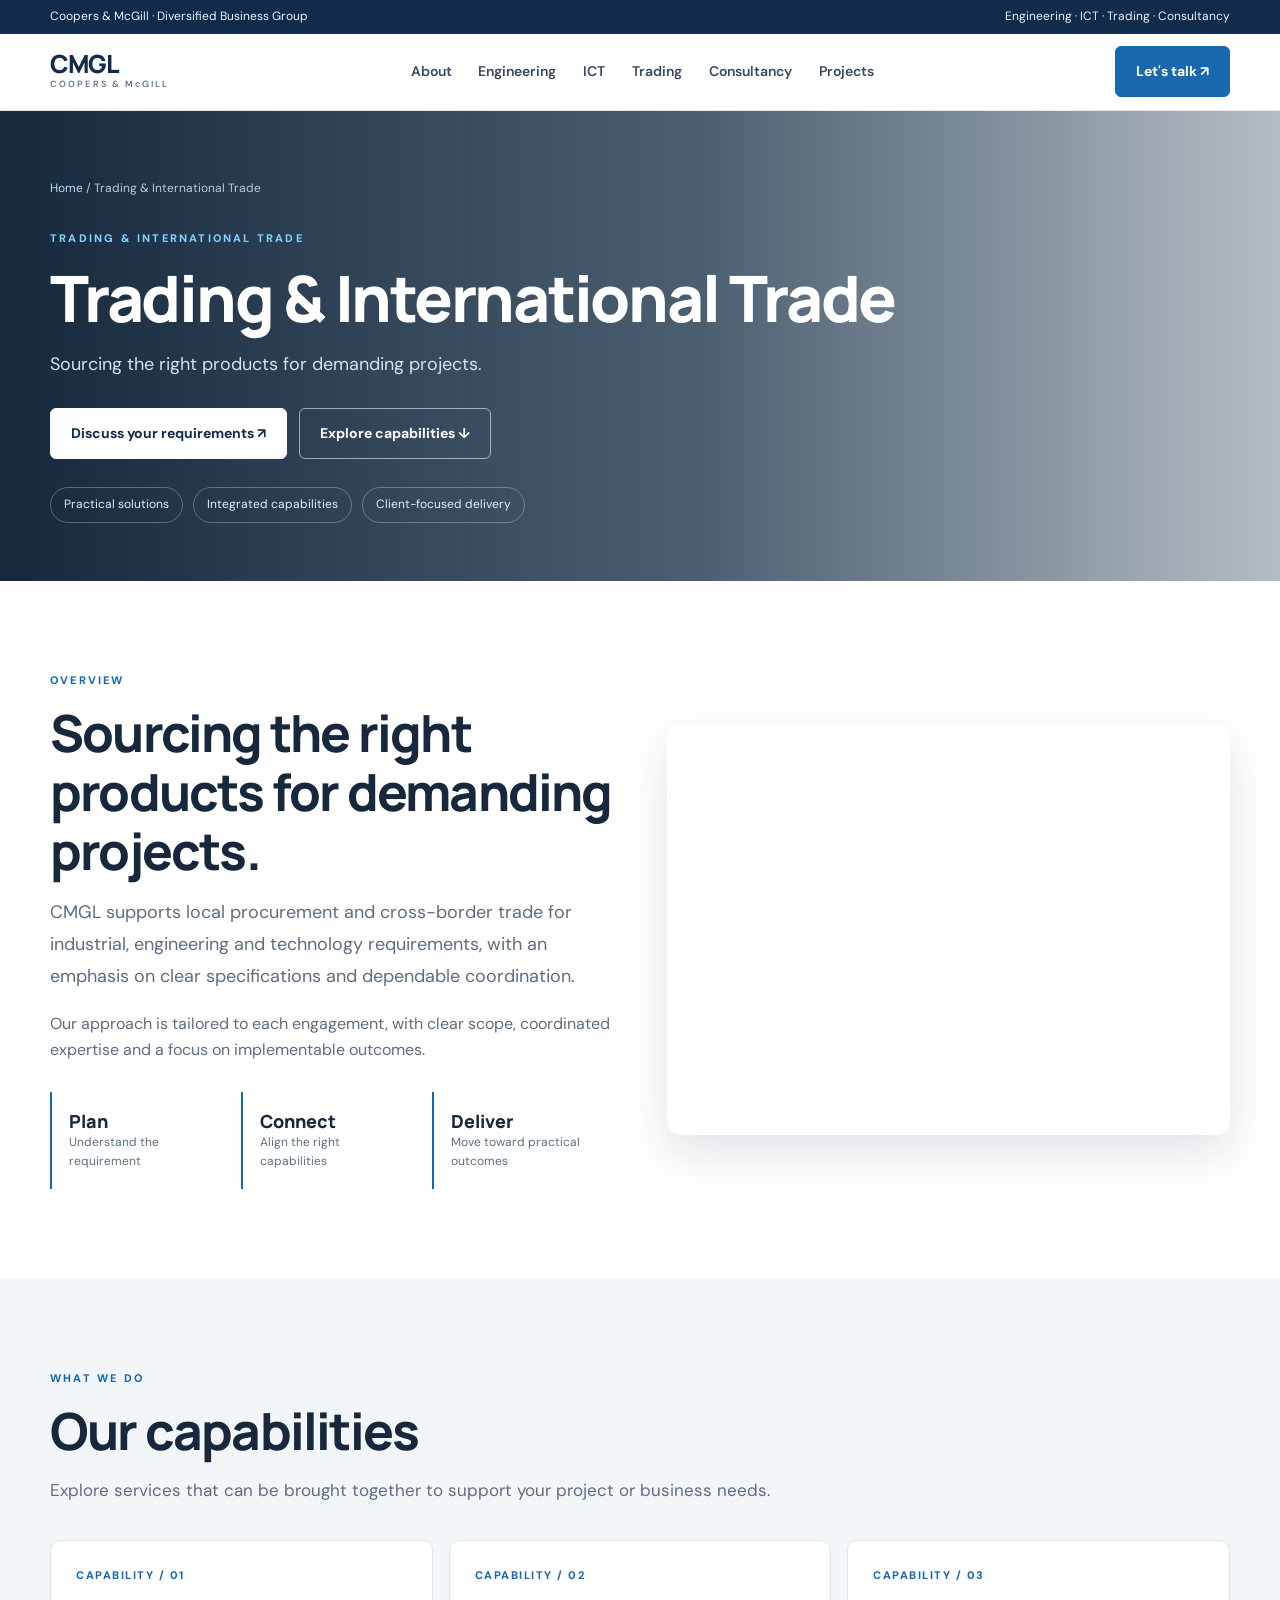
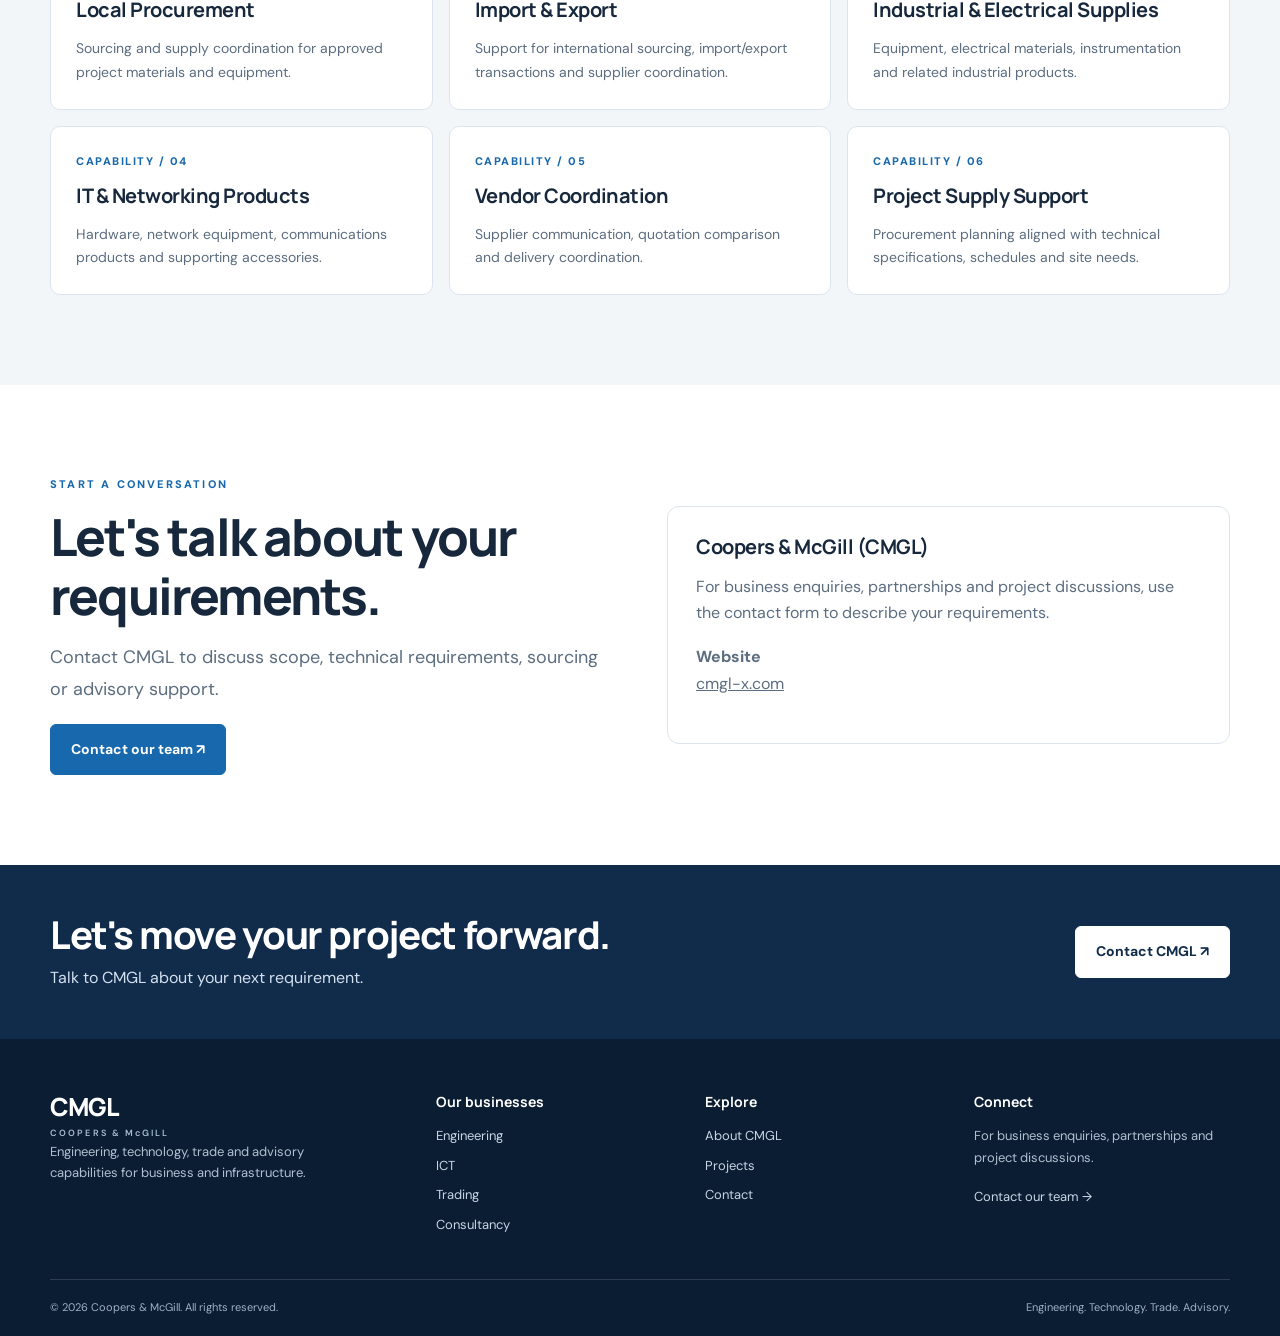
<file: trading/index.html>
<!doctype html><html lang="en"><head><meta charset="utf-8"><meta name="viewport" content="width=device-width,initial-scale=1"><title>Trading & International Trade | CMGL</title><meta name="description" content="Local procurement, industrial supplies, equipment sourcing, imports and exports."><link rel="stylesheet" href="/assets/site.css"></head><body><div class="topline"><div class="wrap"><span>Coopers & McGill · Diversified Business Group</span><span>Engineering · ICT · Trading · Consultancy</span></div></div><header class="nav"><div class="wrap navin"><a class="brand" href="/">CMGL<small>COOPERS & McGILL</small></a><nav class="links" aria-label="Main navigation"><a href="/about/">About</a><a href="/engineering/">Engineering</a><a href="/ict/">ICT</a><a href="/trading/">Trading</a><a href="/consultancy/">Consultancy</a><a href="/projects/">Projects</a></nav><a class="btn" href="#contact-modal" data-contact-trigger>Let's talk ↗</a></div></header><main><section class="subhero"><div class="wrap"><div class="crumb"><a href="/" style="color:#b9dcf4;text-decoration:none">Home</a> / Trading & International Trade</div><div class="eyebrow">TRADING & INTERNATIONAL TRADE</div><h1>Trading & International Trade</h1><p>Sourcing the right products for demanding projects.</p><div class="actions"><a class="btn light" href="#contact-modal" data-contact-trigger>Discuss your requirements ↗</a><a class="btn outline" href="#capabilities">Explore capabilities ↓</a></div><div class="tagrow"><span class="tag">Practical solutions</span><span class="tag">Integrated capabilities</span><span class="tag">Client-focused delivery</span></div></div></section><section class="section"><div class="wrap split"><div><div class="eyebrow">Overview</div><h2>Sourcing the right products for demanding projects.</h2><p class="lead">CMGL supports local procurement and cross-border trade for industrial, engineering and technology requirements, with an emphasis on clear specifications and dependable coordination.</p><p>Our approach is tailored to each engagement, with clear scope, coordinated expertise and a focus on implementable outcomes.</p><div class="stats"><div class="stat"><strong>Plan</strong><span>Understand the requirement</span></div><div class="stat"><strong>Connect</strong><span>Align the right capabilities</span></div><div class="stat"><strong>Deliver</strong><span>Move toward practical outcomes</span></div></div></div><div class="photo" role="img" aria-label="Trading & International Trade" style="background-image:url('https://images.unsplash.com/photo-1494412519320-aa613dfb7738?auto=format&fit=crop&w=1200&q=85')"></div></div></section><section class="section soft" id="capabilities"><div class="wrap"><div class="sectionhead"><div class="eyebrow">What we do</div><h2>Our capabilities</h2><p>Explore services that can be brought together to support your project or business needs.</p></div><div class="servicegrid"><article class="service"><div class="num">CAPABILITY / 01</div><h3>Local Procurement</h3><p>Sourcing and supply coordination for approved project materials and equipment.</p></article><article class="service"><div class="num">CAPABILITY / 02</div><h3>Import & Export</h3><p>Support for international sourcing, import/export transactions and supplier coordination.</p></article><article class="service"><div class="num">CAPABILITY / 03</div><h3>Industrial & Electrical Supplies</h3><p>Equipment, electrical materials, instrumentation and related industrial products.</p></article><article class="service"><div class="num">CAPABILITY / 04</div><h3>IT & Networking Products</h3><p>Hardware, network equipment, communications products and supporting accessories.</p></article><article class="service"><div class="num">CAPABILITY / 05</div><h3>Vendor Coordination</h3><p>Supplier communication, quotation comparison and delivery coordination.</p></article><article class="service"><div class="num">CAPABILITY / 06</div><h3>Project Supply Support</h3><p>Procurement planning aligned with technical specifications, schedules and site needs.</p></article></div></div></section><section class="section"><div class="wrap split"><div><div class="eyebrow">Start a conversation</div><h2>Let's talk about your requirements.</h2><p class="lead">Contact CMGL to discuss scope, technical requirements, sourcing or advisory support.</p><a class="btn" href="#contact-modal" data-contact-trigger>Contact our team ↗</a></div><div class="contactbox"><h3>Coopers & McGill (CMGL)</h3><p>For business enquiries, partnerships and project discussions, use the contact form to describe your requirements.</p><p><strong>Website</strong><br><a href="https://cmgl-x.com/">cmgl-x.com</a></p></div></div></section><section class="band"><div class="wrap bandin"><div><h2>Let's move your project forward.</h2><p>Talk to CMGL about your next requirement.</p></div><a class="btn light" href="#contact-modal" data-contact-trigger>Contact CMGL ↗</a></div></section></main><footer class="footer"><div class="wrap"><div class="footgrid"><div><a class="brand" href="/">CMGL<small>COOPERS & McGILL</small></a><p>Engineering, technology, trade and advisory capabilities for business and infrastructure.</p></div><div><h3>Our businesses</h3><a href="/engineering/">Engineering</a><a href="/ict/">ICT</a><a href="/trading/">Trading</a><a href="/consultancy/">Consultancy</a></div><div><h3>Explore</h3><a href="/about/">About CMGL</a><a href="/projects/">Projects</a><a href="#contact-modal" data-contact-trigger>Contact</a></div><div><h3>Connect</h3><p>For business enquiries, partnerships and project discussions.</p><a href="#contact-modal" data-contact-trigger>Contact our team →</a></div></div><div class="copyright"><span>© <span data-year>2026</span> Coopers & McGill. All rights reserved.</span><span>Engineering. Technology. Trade. Advisory.</span></div></div></footer><div class="modal" id="contact-modal" role="dialog" aria-modal="true" aria-labelledby="contact-title" aria-hidden="true"><div class="modal-panel"><button class="modal-close" type="button" aria-label="Close contact form">×</button><div class="eyebrow">Contact CMGL</div><h2 id="contact-title">Let's talk</h2><p class="intro">Tell us about your requirements. Our team will get back to you.</p><form id="cmgl-contact-form"><div class="formgrid"><div class="field"><label for="contact-name">Full name *</label><input id="contact-name" name="name" autocomplete="name" required></div><div class="field"><label for="contact-email">Business email *</label><input id="contact-email" name="email" type="email" autocomplete="email" required></div><div class="field"><label for="contact-phone">Phone number</label><input id="contact-phone" name="phone" type="tel" autocomplete="tel"></div><div class="field"><label for="contact-division">Area of interest *</label><select id="contact-division" name="division" required><option value="">Select a division</option><option>Engineering & Infrastructure</option><option>Information & Communication Technology</option><option>Trading & International Trade</option><option>Consultancy & Advisory</option><option>Projects & Partnerships</option><option>General enquiry</option></select></div><div class="field full"><label for="contact-message">How can we help? *</label><textarea id="contact-message" name="message" required placeholder="Briefly describe your project or enquiry"></textarea></div></div><button class="btn" type="submit">Prepare enquiry ↗</button><p class="form-status" aria-live="polite"></p><p class="privacy-note">Submitting opens your email application; your message is not sent automatically from this website.</p></form></div></div><script src="/assets/site.js"></script></body></html>
</file>
<file: assets/site.css>
@import url('https://fonts.googleapis.com/css2?family=DM+Sans:wght@400;500;600;700&family=Manrope:wght@400;500;600;700;800&display=swap');
:root{--navy:#112b4b;--blue:#1768ad;--blue2:#2787cf;--ink:#17283d;--muted:#5d6d80;--line:#dce4ed;--soft:#f3f6f9;--white:#fff;--radius:14px;--shadow:0 18px 48px rgba(15,40,67,.13)}
*{box-sizing:border-box}html{scroll-behavior:smooth}body{margin:0;color:var(--ink);font-family:'DM Sans',sans-serif;line-height:1.65;background:#fff}body.modal-open{overflow:hidden}h1,h2,h3,h4{font-family:Manrope,sans-serif;line-height:1.15;letter-spacing:-.035em;margin:0 0 16px}h1{font-size:clamp(2.7rem,6vw,5.2rem);font-weight:800;max-width:900px}h2{font-size:clamp(2rem,4vw,3.3rem);font-weight:750}h3{font-size:1.25rem;letter-spacing:-.025em}p{margin:0 0 18px;color:var(--muted)}a{color:inherit}.wrap{width:min(1180px,calc(100% - 44px));margin-inline:auto}.topline{background:var(--navy);color:#eaf4ff;font-size:12px}.topline .wrap{display:flex;justify-content:space-between;gap:20px;padding:7px 0}.nav{position:sticky;top:0;z-index:20;background:rgba(255,255,255,.96);backdrop-filter:blur(12px);border-bottom:1px solid rgba(220,228,237,.85)}.navin{display:flex;align-items:center;justify-content:space-between;min-height:76px;gap:28px}.brand{text-decoration:none;font:800 25px/1 Manrope,sans-serif;letter-spacing:-1.4px;color:var(--navy);white-space:nowrap}.brand small{display:block;font:600 9px/1.8 'DM Sans',sans-serif;letter-spacing:2.1px;color:#60758d}.links{display:flex;align-items:center;gap:clamp(14px,2.1vw,30px)}.links a{text-decoration:none;font-size:14px;font-weight:600;color:#354960}.links a:hover,.footer a:hover{color:var(--blue)}.btn{display:inline-flex;align-items:center;justify-content:center;gap:12px;border:1px solid var(--blue);border-radius:6px;padding:13px 20px;background:var(--blue);color:#fff;text-decoration:none;font-weight:700;font-size:14px;transition:.2s}.btn:hover{background:#0f548f;transform:translateY(-1px)}.btn.light{background:#fff;color:var(--navy);border-color:#fff}.btn.light:hover{background:#eaf3fb}.btn.outline{background:transparent;border-color:rgba(255,255,255,.55);color:#fff}.btn.outline:hover{background:rgba(255,255,255,.1)}.hero,.subhero{position:relative;overflow:hidden;color:#fff;background:linear-gradient(90deg,rgba(7,26,47,.94),rgba(7,34,59,.72) 55%,rgba(8,37,63,.3)),url('https://images.unsplash.com/photo-1486406146926-c627a92ad1ab?auto=format&fit=crop&w=2000&q=85') center/cover}.hero .wrap,.subhero .wrap{padding:90px 0 0}.hero p,.subhero p{color:#d6e3f0;max-width:710px;font-size:18px}.eyebrow{text-transform:uppercase;letter-spacing:2.2px;font-size:11px;font-weight:800;color:var(--blue);margin-bottom:14px}.hero .eyebrow,.subhero .eyebrow{color:#83d0ff}.actions{display:flex;flex-wrap:wrap;gap:12px;margin:28px 0 0}.hero-note{display:grid;grid-template-columns:repeat(4,minmax(0,1fr));gap:22px;margin-top:62px;padding:22px 0 24px;border-top:1px solid rgba(255,255,255,.24);background:linear-gradient(90deg,rgba(7,24,44,.28),transparent)}.hero-note a{display:block;color:#fff;text-decoration:none;font-size:13px;line-height:1.4}.hero-note strong{display:block;font:800 18px Manrope,sans-serif;margin-bottom:5px}.hero-note a:hover{color:#a5dcff}.section{padding:90px 0}.section.soft{background:var(--soft)}.sectionhead{max-width:760px;margin-bottom:36px}.sectionhead h2{margin-bottom:16px}.sectionhead p{font-size:17px}.grid{display:grid;grid-template-columns:repeat(4,minmax(0,1fr));gap:18px}.card{border:1px solid var(--line);border-radius:9px;overflow:hidden;background:#fff;transition:transform .2s,box-shadow .2s}.card:hover{transform:translateY(-4px);box-shadow:var(--shadow)}.card img{display:block;width:100%;height:190px;object-fit:cover;background:#dbe5ef}.cardbody{padding:21px}.cardbody .eyebrow{margin-bottom:9px}.cardbody h3{font-size:19px;min-height:46px}.cardbody p{font-size:14px}.more{color:var(--blue);text-decoration:none;font-weight:700;font-size:13px}.more:hover{text-decoration:underline}.split{display:grid;grid-template-columns:1fr 1fr;gap:54px;align-items:center}.lead{font-size:18px;line-height:1.8}.photo{min-height:410px;border-radius:var(--radius);background-position:center;background-size:cover;box-shadow:var(--shadow)}.checks{display:grid;grid-template-columns:1fr 1fr;gap:12px;margin:24px 0}.check{padding-left:27px;position:relative;font-weight:600;font-size:14px}.check:before{content:'✓';position:absolute;left:0;color:var(--blue);font-weight:800}.feature{display:grid;grid-template-columns:repeat(3,1fr);gap:20px}.feature article,.service{border:1px solid var(--line);border-radius:10px;padding:25px;background:#fff}.feature .eyebrow,.service .num{font-size:11px;letter-spacing:1.5px;font-weight:800;color:var(--blue);margin-bottom:14px}.feature p,.service p{font-size:14px;margin:0}.band{background:var(--navy);color:#fff;padding:48px 0}.bandin{display:flex;align-items:center;justify-content:space-between;gap:30px}.band h2{font-size:clamp(1.8rem,3vw,2.5rem);margin-bottom:8px}.band p{color:#d3e1ef;margin:0}.footer{background:#0b1d32;color:#dce7f3;padding:55px 0 20px}.footer .brand{color:#fff}.footer .brand small{color:#a8bfd5}.footgrid{display:grid;grid-template-columns:1.5fr 1fr 1fr 1.1fr;gap:36px;padding-bottom:36px}.footgrid h3{font-size:14px;letter-spacing:0;margin-bottom:15px;color:#fff}.footgrid p{font-size:13px;color:#afc0d1;max-width:280px}.footgrid a:not(.brand){display:block;text-decoration:none;color:#c7d5e4;font-size:13px;margin:8px 0}.copyright{border-top:1px solid rgba(255,255,255,.14);padding-top:18px;display:flex;justify-content:space-between;gap:15px;color:#9eb1c4;font-size:11px}.subhero .wrap{padding:68px 0 58px}.subhero h1{font-size:clamp(2.5rem,5vw,4.5rem)}.crumb{font-size:12px;color:#b8ccdf;margin-bottom:30px}.tagrow{display:flex;flex-wrap:wrap;gap:10px;margin-top:28px}.tag{border:1px solid rgba(255,255,255,.28);border-radius:30px;padding:7px 13px;font-size:12px;color:#e1effb}.servicegrid{display:grid;grid-template-columns:repeat(3,1fr);gap:16px}.stats{display:grid;grid-template-columns:repeat(3,1fr);gap:10px;margin-top:28px}.stat{padding:17px;border-left:2px solid var(--blue);background:#fff}.stat strong,.stat span{display:block}.stat strong{font:800 18px Manrope,sans-serif}.stat span{font-size:12px;color:var(--muted)}.contactbox{border:1px solid var(--line);border-radius:12px;padding:28px;background:#fff}.modal{display:none;position:fixed;inset:0;z-index:100;background:rgba(5,19,34,.68);padding:22px;overflow:auto;align-items:center;justify-content:center}.modal.is-open{display:flex}.modal-panel{position:relative;width:min(620px,100%);max-height:calc(100vh - 44px);overflow:auto;background:#fff;border-radius:16px;padding:32px;box-shadow:0 28px 90px rgba(0,0,0,.28)}.modal-close{position:absolute;right:18px;top:14px;border:0;background:#eef3f7;border-radius:50%;width:36px;height:36px;font-size:23px;cursor:pointer;color:var(--ink)}.modal-panel h2{font-size:32px;margin-bottom:8px}.modal-panel .intro{font-size:14px;margin-bottom:24px}.formgrid{display:grid;grid-template-columns:1fr 1fr;gap:15px}.field{display:flex;flex-direction:column;gap:6px;margin-bottom:15px}.field.full{grid-column:1/-1}.field label{font-size:12px;font-weight:700;color:#344b62}.field input,.field select,.field textarea{font:14px 'DM Sans',sans-serif;border:1px solid #cbd6e1;border-radius:7px;padding:12px 13px;background:#fff;color:var(--ink);width:100%}.field input:focus,.field select:focus,.field textarea:focus{outline:3px solid rgba(39,135,207,.16);border-color:var(--blue)}.field textarea{resize:vertical;min-height:105px}.form-status{font-size:13px;margin:12px 0 0}.privacy-note{font-size:11px;color:#718195;margin:13px 0 0}.mobile-toggle{display:none}
@media(max-width:980px){.links{gap:13px}.links a{font-size:12px}.grid{grid-template-columns:repeat(2,1fr)}.hero-note{grid-template-columns:repeat(2,1fr)}.footgrid{grid-template-columns:repeat(2,1fr)}.servicegrid{grid-template-columns:repeat(2,1fr)}}
@media(max-width:700px){.wrap{width:min(100% - 32px,1180px)}.topline .wrap{display:block}.topline .wrap span{display:block}.topline .wrap span+span{display:none}.navin{min-height:68px;flex-wrap:wrap;gap:12px;padding:10px 0}.links{order:3;width:100%;overflow:auto;padding:4px 0 8px}.links a{white-space:nowrap}.navin>.btn{padding:10px 13px;font-size:12px}.hero .wrap{padding-top:62px}.hero-note{margin-top:42px;gap:16px}.section{padding:62px 0}.grid{grid-template-columns:1fr}.card img{height:220px}.split{grid-template-columns:1fr;gap:30px}.photo{min-height:280px}.feature,.servicegrid{grid-template-columns:1fr}.bandin{align-items:flex-start;flex-direction:column}.footgrid{grid-template-columns:1fr 1fr;gap:24px}.copyright{flex-direction:column}.subhero .wrap{padding:48px 0}.formgrid{grid-template-columns:1fr}.field.full{grid-column:auto}.modal-panel{padding:26px 20px}.modal-panel h2{font-size:27px}}
@media(prefers-reduced-motion:reduce){*,*:before,*:after{scroll-behavior:auto!important;transition:none!important}}
</file>
